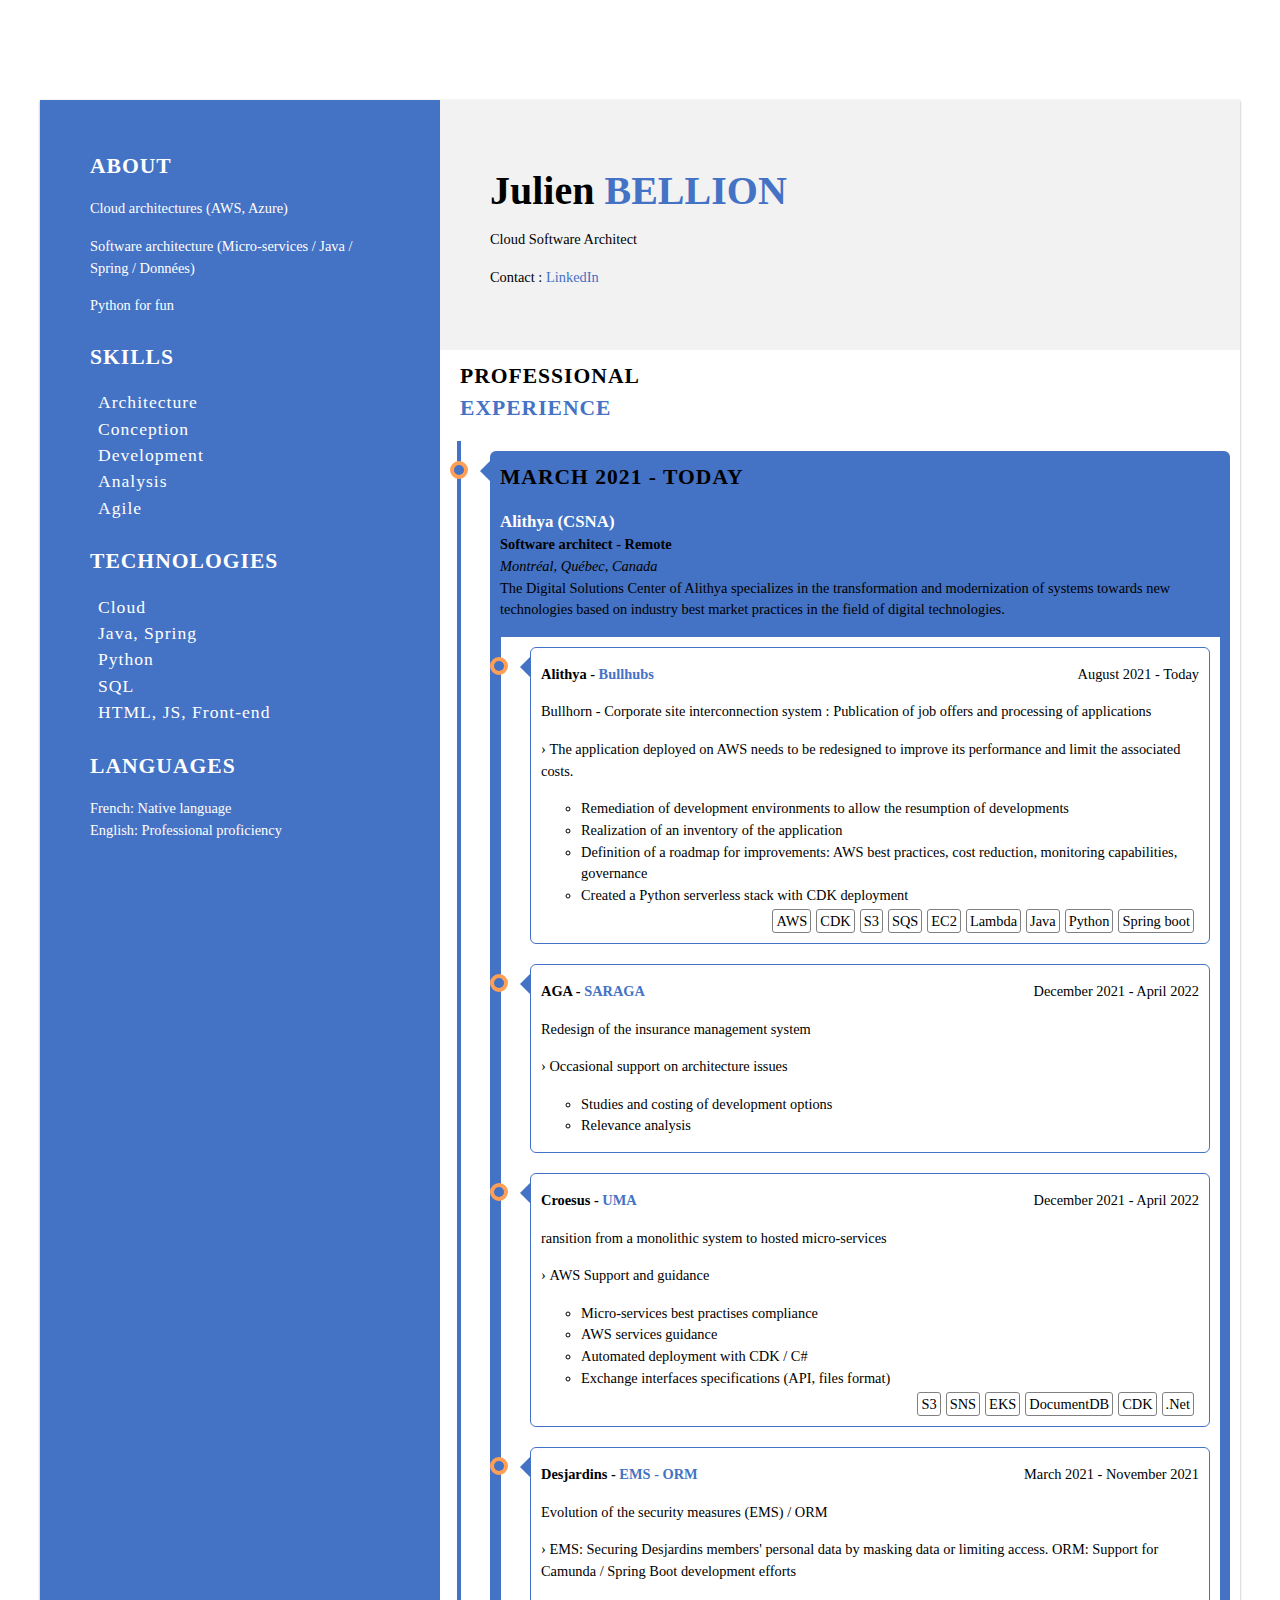
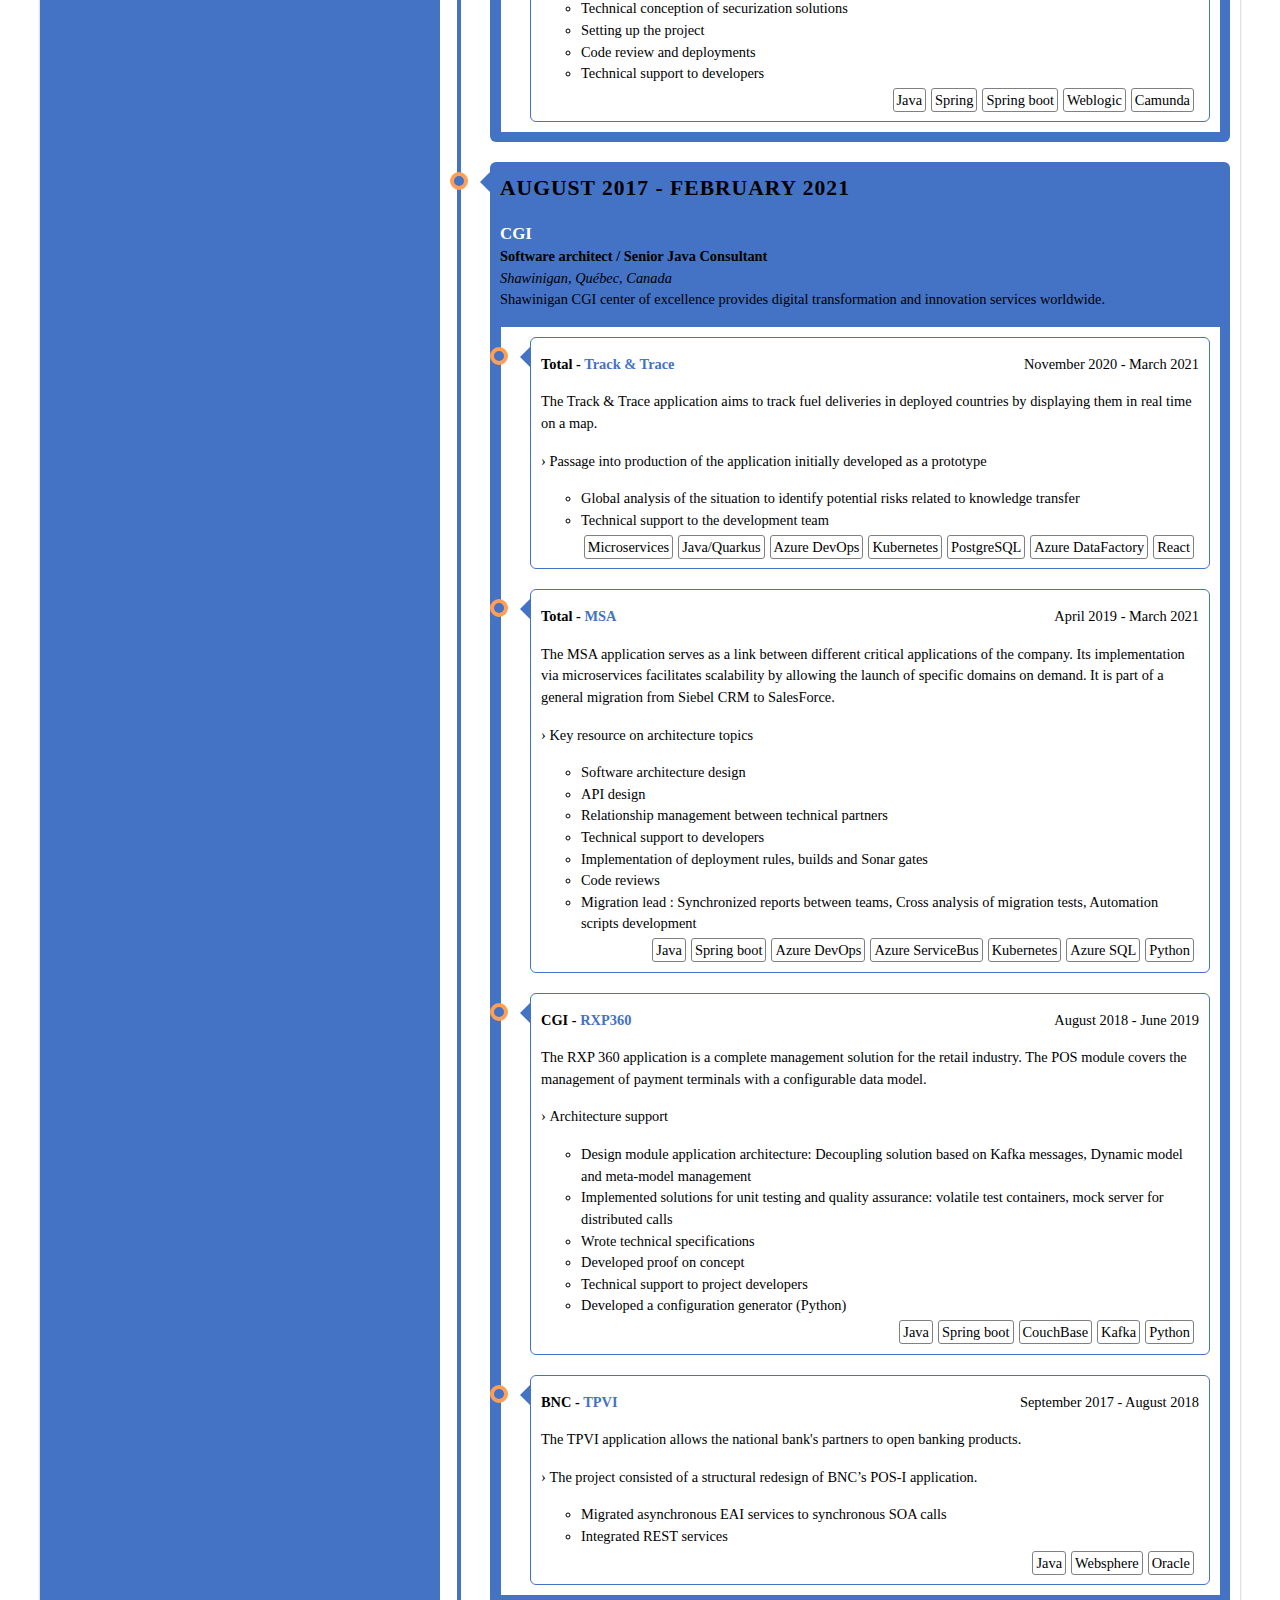
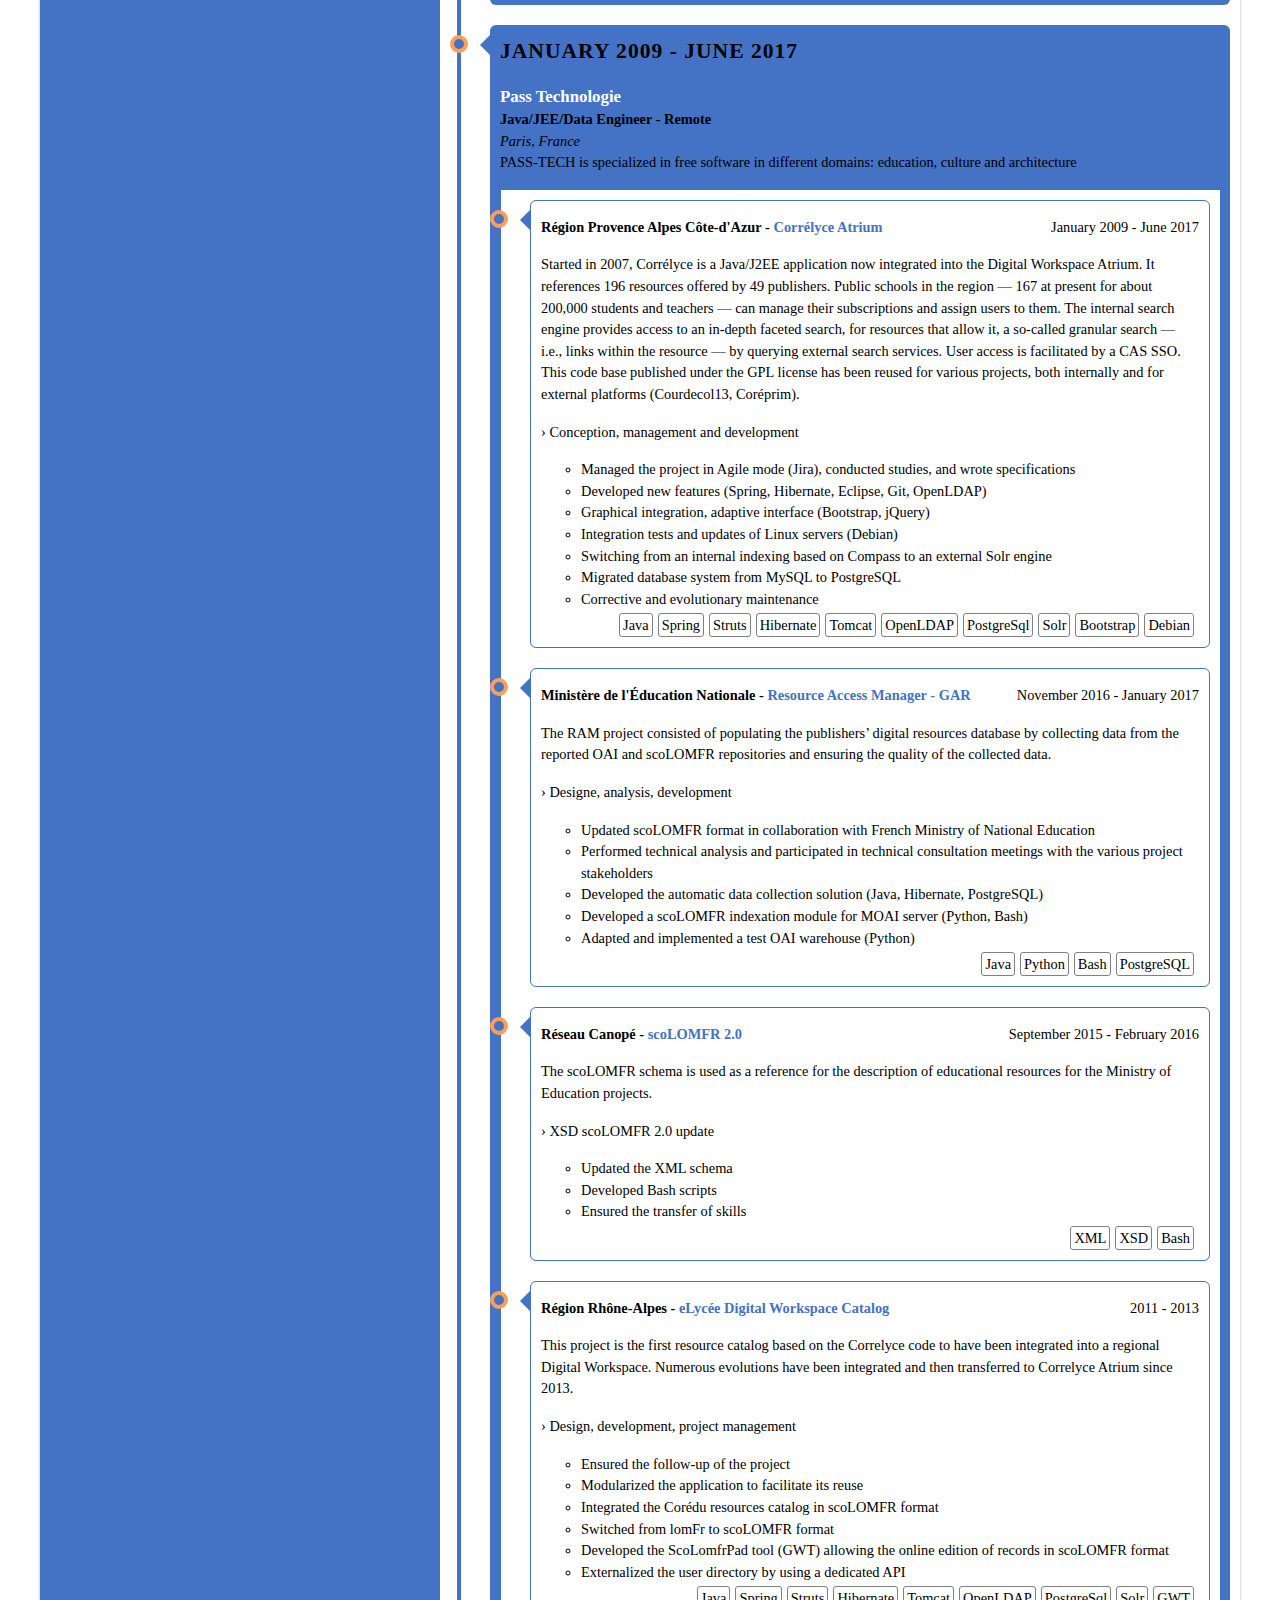
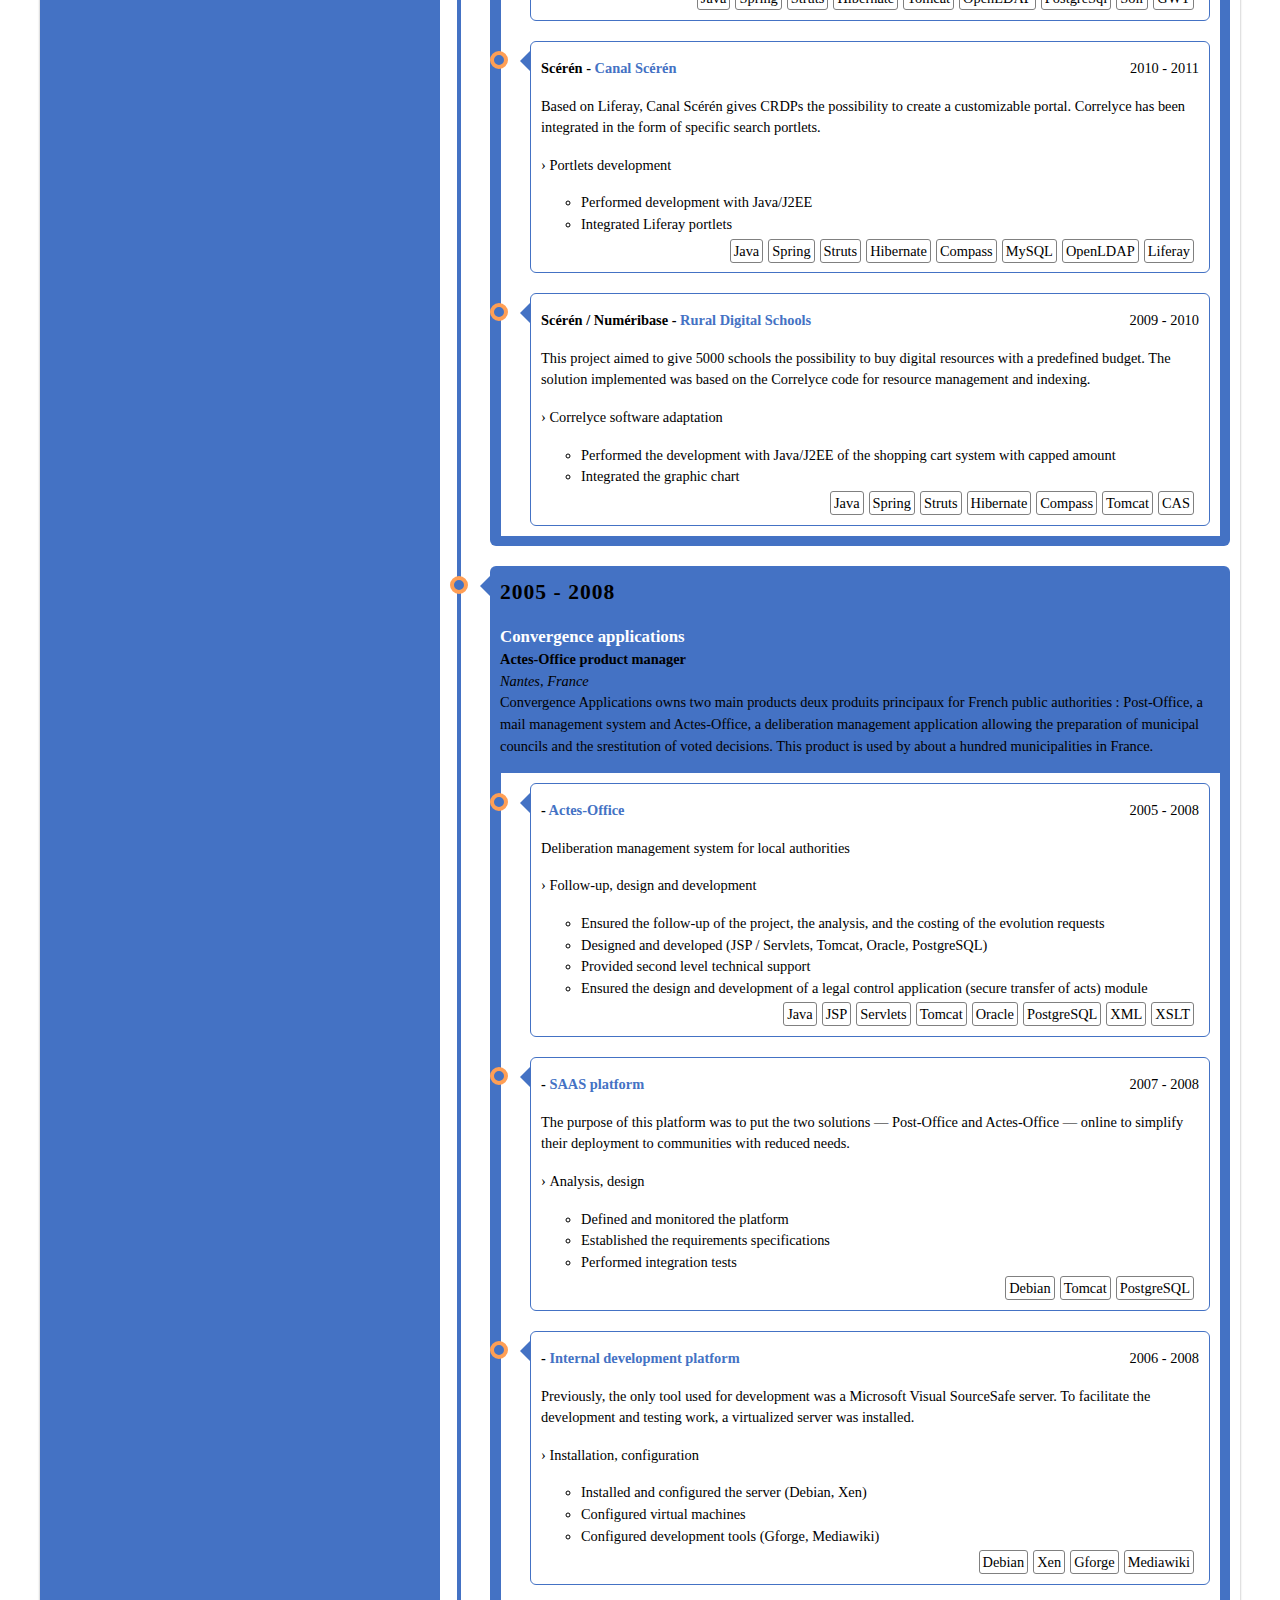
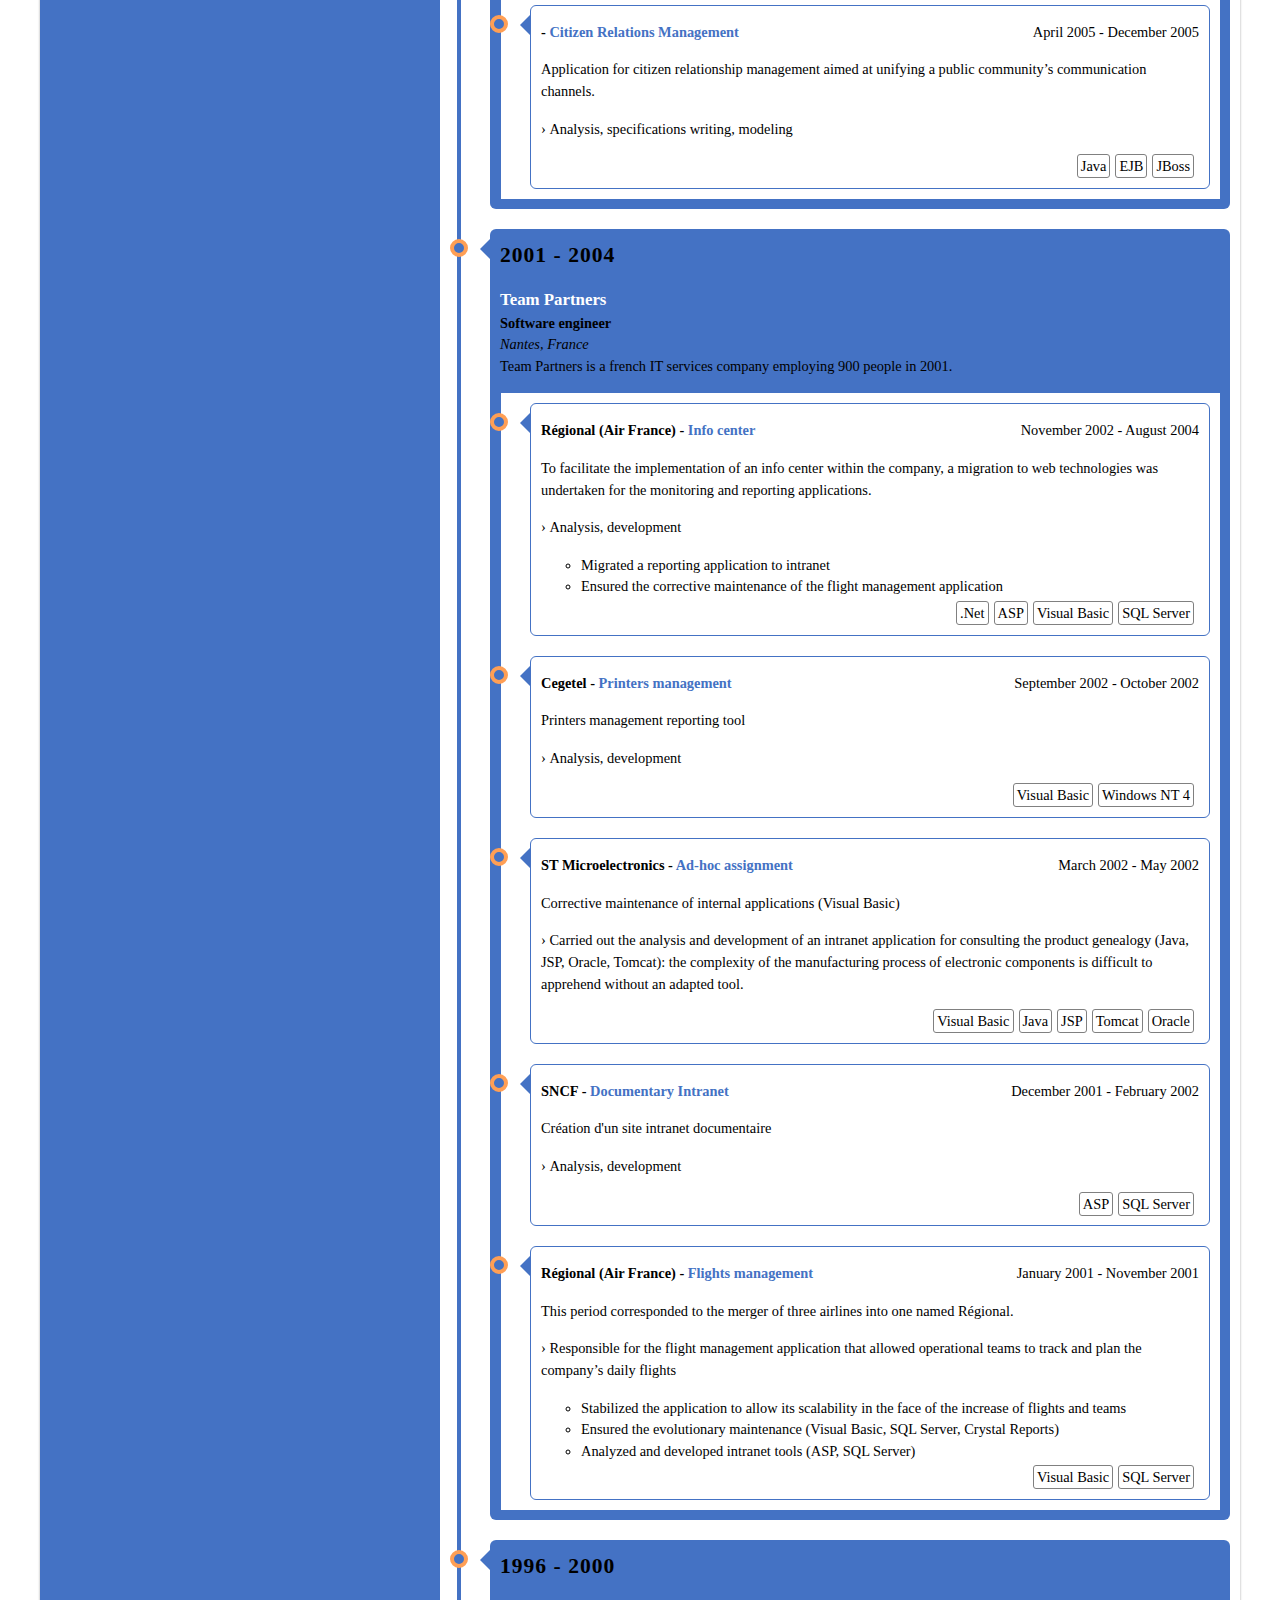
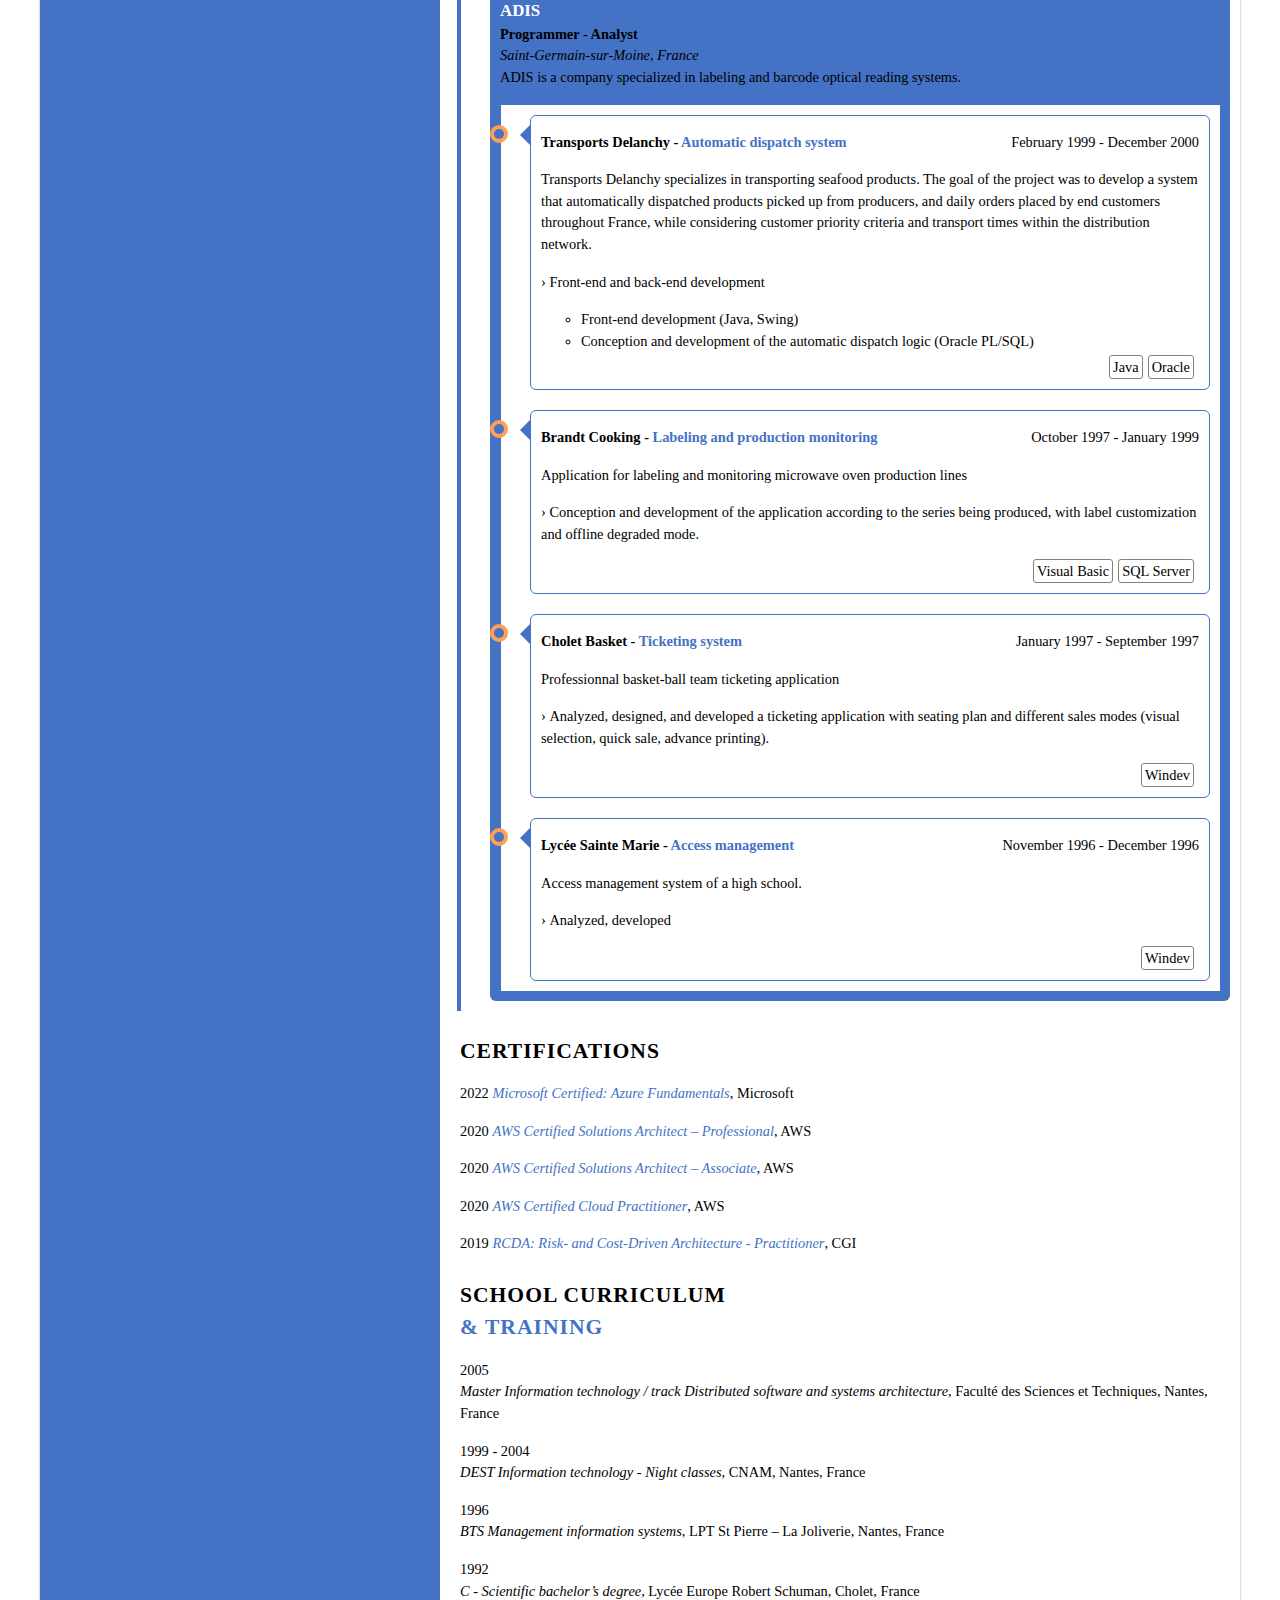
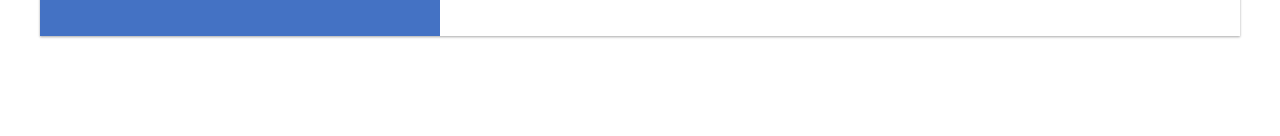
<file: cv-en.html>
<!DOCTYPE html>
<head>
  <title>Julien Bellion - Curriculum vitae</title>
  <meta charset="utf-8">
  <meta name="viewport" content="width=device-width, initial-scale=1.0">
  <link href="cv.css" rel="stylesheet">
  <script src="cv.js"></script>
</head>
<body>
    <div class="cv-container">
      <div class="left-column screen">
        <div class="section">
          <h2>About</h2>
          <p>Cloud architectures (AWS, Azure)</p><p>Software architecture (Micro-services / Java / Spring / Données)</p><p>Python for fun</p>
        </div>
        <div class="section">
          <h2>Skills</h2>
          <ul class="skills">
			  <li class="filter" data-filter="sk-ARC"><i class="icon fas fa-check-circle text-darkblue"></i> <strong>Architecture</strong></li><li class="filter" data-filter="sk-CON"><i class="icon fas fa-check-circle text-darkblue"></i> <strong>Conception</strong></li><li class="filter" data-filter="sk-DEV"><i class="icon fas fa-check-circle text-darkblue"></i> <strong>Development</strong></li><li class="filter" data-filter="sk-ANA"><i class="icon fas fa-check-circle text-darkblue"></i> <strong>Analysis</strong></li><li class="filter" data-filter="sk-AGI"><i class="icon fas fa-check-circle text-darkblue"></i> <strong>Agile</strong></li>
          </ul>
        </div>
        <div class="section">
          <h2>Technologies</h2>
          <ul class="skills">
			  <li class="filter" data-filter="te-CLO"><i class="icon fas fa-check-circle text-darkblue"></i> <strong>Cloud</strong></li><li class="filter" data-filter="te-JAV"><i class="icon fas fa-check-circle text-darkblue"></i> <strong>Java, Spring</strong></li><li class="filter" data-filter="te-PYT"><i class="icon fas fa-check-circle text-darkblue"></i> <strong>Python</strong></li><li class="filter" data-filter="te-SQL"><i class="icon fas fa-check-circle text-darkblue"></i> <strong>SQL</strong></li><li class="filter" data-filter="te-FRO"><i class="icon fas fa-check-circle text-darkblue"></i> <strong>HTML, JS, Front-end</strong></li>
          </ul>
        </div>
        <div class="section">
          <h2>Languages</h2>
          <p>French: Native language<br>English: Professional proficiency</p>
        </div>
      </div>
      <div class="right-column">
        <div class="header">
          <h1>Julien <span class="text-blue text-uppercase">Bellion</span></h1>
          <p>Cloud Software Architect</p>
          <ul class="infos">
            <li>Contact : <a href="www.linkedin.com/in/julien-bellion">LinkedIn</a></li>
          </ul>
        </div>
        <div class="content">
		  <div class="section print">
			<div class="section">
			  <h2>About</h2>
			  <p>Cloud architectures (AWS, Azure)</p><p>Software architecture (Micro-services / Java / Spring / Données)</p><p>Python for fun</p>
			</div>
			<div class="section">
				<div class="left">
				  <h2>Skills</h2>
				  <ul class="skills">
					  <li class="filter" data-filter="sk-ARC"><i class="icon fas fa-check-circle text-darkblue"></i> <strong>Architecture</strong></li><li class="filter" data-filter="sk-CON"><i class="icon fas fa-check-circle text-darkblue"></i> <strong>Conception</strong></li><li class="filter" data-filter="sk-DEV"><i class="icon fas fa-check-circle text-darkblue"></i> <strong>Development</strong></li><li class="filter" data-filter="sk-ANA"><i class="icon fas fa-check-circle text-darkblue"></i> <strong>Analysis</strong></li><li class="filter" data-filter="sk-AGI"><i class="icon fas fa-check-circle text-darkblue"></i> <strong>Agile</strong></li>
				  </ul>
				</div>
				<div class="right">
				  <h2>Technologies</h2>
				  <ul class="skills">
					  <li class="filter" data-filter="te-CLO"><i class="icon fas fa-check-circle text-darkblue"></i> <strong>Cloud</strong></li><li class="filter" data-filter="te-JAV"><i class="icon fas fa-check-circle text-darkblue"></i> <strong>Java, Spring</strong></li><li class="filter" data-filter="te-PYT"><i class="icon fas fa-check-circle text-darkblue"></i> <strong>Python</strong></li><li class="filter" data-filter="te-SQL"><i class="icon fas fa-check-circle text-darkblue"></i> <strong>SQL</strong></li><li class="filter" data-filter="te-FRO"><i class="icon fas fa-check-circle text-darkblue"></i> <strong>HTML, JS, Front-end</strong></li>
				  </ul>
				</div>
			</div>
			<div class="section">
			  <h2>Languages</h2>
			  <p>
				Français : Langue maternelle
				<br>
				Anglais : Compétence professionnelle
			  </p>
			</div>	  
		  </div>
          <div class="section">
            <h2 class="pbb">Professional<br><span class="text-blue">experience</span></h2>
            <div class="timeline">
				<div class="container right">
	<div class="time-content">
		<h2>March 2021 - Today</h2>
		<p>
			<h3><a href="https://www.alithya.com">Alithya (CSNA)</a></h3>
			<h4>Software architect - Remote</h4>
			<em>Montréal, Québec, Canada</em><br/>
			The Digital Solutions Center of Alithya specializes in the transformation and modernization of systems towards new technologies based on industry best market practices in the field of digital technologies.
		</p>
		
		<div class="timeline">
			<div class="container right xp filtered sk-ARC sk-DEV sk-AGI te-CLO te-JAV te-PYT">
	<div class="time-content project">
		<p>
			<h4>Alithya - <span class="text-blue">Bullhubs</span></h4>
			<strong class="date">August 2021 - Today</strong>
		</p>
		<p>Bullhorn - Corporate site interconnection system : Publication of job offers and processing of applications</p>
		<p>&rsaquo;&nbsp;The application deployed on AWS needs to be redesigned to improve its performance and limit the associated costs.</p>
		<ul class="experience-list">
			<li>Remediation of development environments to allow the resumption of developments</li><li>Realization of an inventory of the application</li><li>Definition of a roadmap for improvements: AWS best practices, cost reduction, monitoring capabilities, governance</li><li>Created a Python serverless stack with CDK deployment</li>
		</ul>
		<div class="technologies"><span>AWS</span><span>CDK</span><span>S3</span><span>SQS</span><span>EC2</span><span>Lambda</span><span>Java</span><span>Python</span><span>Spring boot</span></div>
	</div>
</div>
<div class="container right xp filtered sk-ARC">
	<div class="time-content project">
		<p>
			<h4>AGA - <span class="text-blue">SARAGA</span></h4>
			<strong class="date">December 2021 - April 2022</strong>
		</p>
		<p>Redesign of the insurance management system</p>
		<p>&rsaquo;&nbsp;Occasional support on architecture issues</p>
		<ul class="experience-list">
			<li>Studies and costing of development options</li><li>Relevance analysis</li>
		</ul>
		<div class="technologies"></div>
	</div>
</div>
<div class="container right xp filtered sk-ARC sk-CON sk-AGI te-CLO te-SQL">
	<div class="time-content project">
		<p>
			<h4>Croesus - <span class="text-blue">UMA</span></h4>
			<strong class="date">December 2021 - April 2022</strong>
		</p>
		<p>ransition from a monolithic system to hosted micro-services</p>
		<p>&rsaquo;&nbsp;AWS Support and guidance</p>
		<ul class="experience-list">
			<li>Micro-services best practises compliance</li><li>AWS services guidance</li><li>Automated deployment with CDK / C#</li><li>Exchange interfaces specifications (API, files format)</li>
		</ul>
		<div class="technologies"><span>S3</span><span>SNS</span><span>EKS</span><span>DocumentDB</span><span>CDK</span><span>.Net</span></div>
	</div>
</div>
<div class="container right xp filtered sk-CON sk-DEV sk-AGI te-JAV te-FRO">
	<div class="time-content project">
		<p>
			<h4>Desjardins - <span class="text-blue">EMS - ORM</span></h4>
			<strong class="date">March 2021 - November 2021</strong>
		</p>
		<p>Evolution of the security measures (EMS) / ORM</p>
		<p>&rsaquo;&nbsp;EMS: Securing Desjardins members' personal data by masking data or limiting access. ORM: Support for Camunda / Spring Boot development efforts</p>
		<ul class="experience-list">
			<li>Technical conception of securization solutions</li><li>Setting up the project</li><li>Code review and deployments</li><li>Technical support to developers</li>
		</ul>
		<div class="technologies"><span>Java</span><span>Spring</span><span>Spring boot</span><span>Weblogic</span><span>Camunda</span></div>
	</div>
</div>

		</div>		
	</div>
</div>
<div class="container right">
	<div class="time-content">
		<h2>August 2017 - February 2021</h2>
		<p>
			<h3><a href="https://www.cgi.com">CGI</a></h3>
			<h4>Software architect / Senior Java Consultant</h4>
			<em>Shawinigan, Québec, Canada</em><br/>
			Shawinigan CGI center of excellence provides digital transformation and innovation services worldwide.
		</p>
		
		<div class="timeline">
			<div class="container right xp filtered sk-ARC te-CLO te-JAV">
	<div class="time-content project">
		<p>
			<h4>Total - <span class="text-blue">Track & Trace</span></h4>
			<strong class="date">November 2020 - March 2021</strong>
		</p>
		<p>The Track & Trace application aims to track fuel deliveries in deployed countries by displaying them in real time on a map.</p>
		<p>&rsaquo;&nbsp;Passage into production of the application initially developed as a prototype</p>
		<ul class="experience-list">
			<li>Global analysis of the situation to identify potential risks related to knowledge transfer</li><li>Technical support to the development team</li>
		</ul>
		<div class="technologies"><span>Microservices</span><span>Java/Quarkus</span><span>Azure DevOps</span><span>Kubernetes</span><span>PostgreSQL</span><span>Azure DataFactory</span><span>React</span></div>
	</div>
</div>
<div class="container right xp filtered sk-ARC sk-CON sk-DEV sk-AGI te-CLO te-JAV te-SQL te-PYT">
	<div class="time-content project">
		<p>
			<h4>Total - <span class="text-blue">MSA</span></h4>
			<strong class="date">April 2019 - March 2021</strong>
		</p>
		<p>The MSA application serves as a link between different critical applications of the company. Its implementation via microservices facilitates scalability by allowing the launch of specific domains on demand. It is part of a general migration from Siebel CRM to SalesForce.</p>
		<p>&rsaquo;&nbsp;Key resource on architecture topics</p>
		<ul class="experience-list">
			<li>Software architecture design</li><li>API design</li><li>Relationship management between technical partners</li><li>Technical support to developers</li><li>Implementation of deployment rules, builds and Sonar gates</li><li>Code reviews</li><li>Migration lead : Synchronized reports between teams, Cross analysis of migration tests, Automation scripts development</li>
		</ul>
		<div class="technologies"><span>Java</span><span>Spring boot</span><span>Azure DevOps</span><span>Azure ServiceBus</span><span>Kubernetes</span><span>Azure SQL</span><span>Python</span></div>
	</div>
</div>
<div class="container right xp filtered sk-ARC sk-CON sk-DEV te-JAV te-PYT">
	<div class="time-content project">
		<p>
			<h4>CGI - <span class="text-blue">RXP360</span></h4>
			<strong class="date">August 2018 - June 2019</strong>
		</p>
		<p>The RXP 360 application is a complete management solution for the retail industry. The POS module covers the management of payment terminals with a configurable data model.</p>
		<p>&rsaquo;&nbsp;Architecture support</p>
		<ul class="experience-list">
			<li>Design module application architecture: Decoupling solution based on Kafka messages, Dynamic model and meta-model management</li><li>Implemented solutions for unit testing and quality assurance: volatile test containers, mock server for distributed calls</li><li>Wrote technical specifications</li><li>Developed proof on concept</li><li>Technical support to project developers</li><li>Developed a configuration generator (Python)</li>
		</ul>
		<div class="technologies"><span>Java</span><span>Spring boot</span><span>CouchBase</span><span>Kafka</span><span>Python</span></div>
	</div>
</div>
<div class="container right xp filtered sk-DEV te-JAV">
	<div class="time-content project">
		<p>
			<h4>BNC - <span class="text-blue">TPVI</span></h4>
			<strong class="date">September 2017 - August 2018</strong>
		</p>
		<p>The TPVI application allows the national bank's partners to open banking products.</p>
		<p>&rsaquo;&nbsp;The project consisted of a structural redesign of BNC’s POS-I application.</p>
		<ul class="experience-list">
			<li>Migrated asynchronous EAI services to synchronous SOA calls</li><li>Integrated REST services</li>
		</ul>
		<div class="technologies"><span>Java</span><span>Websphere</span><span>Oracle</span></div>
	</div>
</div>

		</div>		
	</div>
</div>
<div class="container right">
	<div class="time-content">
		<h2>January 2009 - June 2017</h2>
		<p>
			<h3><a href="https://www.pass-tech.fr">Pass Technologie</a></h3>
			<h4>Java/JEE/Data Engineer - Remote</h4>
			<em>Paris, France</em><br/>
			PASS-TECH is specialized in free software in different domains: education, culture and architecture
		</p>
		
		<div class="timeline">
			<div class="container right xp filtered sk-ARC sk-CON sk-DEV sk-ANA sk-AGI te-JAV te-SQL te-FRO">
	<div class="time-content project">
		<p>
			<h4>Région Provence Alpes Côte-d'Azur - <span class="text-blue">Corrélyce Atrium</span></h4>
			<strong class="date">January 2009 - June 2017</strong>
		</p>
		<p>Started in 2007, Corrélyce is a Java/J2EE application now integrated into the Digital Workspace Atrium. It references 196 resources offered by 49 publishers. Public schools in the region — 167 at present for about 200,000 students and teachers — can manage their subscriptions and assign users to them. The internal search engine provides access to an in-depth faceted search, for resources that allow it, a so-called granular search — i.e., links within the resource — by querying external search services. User access is facilitated by a CAS SSO. This code base published under the GPL license has been reused for various projects, both internally and for external platforms (Courdecol13, Coréprim).</p>
		<p>&rsaquo;&nbsp;Conception, management and development</p>
		<ul class="experience-list">
			<li>Managed the project in Agile mode (Jira), conducted studies, and wrote specifications</li><li>Developed new features (Spring, Hibernate, Eclipse, Git, OpenLDAP)</li><li>Graphical integration, adaptive interface (Bootstrap, jQuery)</li><li>Integration tests and updates of Linux servers (Debian)</li><li>Switching from an internal indexing based on Compass to an external Solr engine</li><li>Migrated database system from MySQL to PostgreSQL</li><li>Corrective and evolutionary maintenance</li>
		</ul>
		<div class="technologies"><span>Java</span><span>Spring</span><span>Struts</span><span>Hibernate</span><span>Tomcat</span><span>OpenLDAP</span><span>PostgreSql</span><span>Solr</span><span>Bootstrap</span><span>Debian</span></div>
	</div>
</div>
<div class="container right xp filtered sk-CON sk-DEV sk-ANA te-JAV te-PYT">
	<div class="time-content project">
		<p>
			<h4>Ministère de l'Éducation Nationale - <span class="text-blue">Resource Access Manager - GAR</span></h4>
			<strong class="date">November 2016 - January 2017</strong>
		</p>
		<p>The RAM project consisted of populating the publishers’ digital resources database by collecting data from the reported OAI and scoLOMFR repositories and ensuring the quality of the collected data.</p>
		<p>&rsaquo;&nbsp;Designe, analysis, development</p>
		<ul class="experience-list">
			<li>Updated scoLOMFR format in collaboration with French Ministry of National Education</li><li>Performed technical analysis and participated in technical consultation meetings with the various project stakeholders</li><li>Developed the automatic data collection solution (Java, Hibernate, PostgreSQL)</li><li>Developed a scoLOMFR indexation module for MOAI server (Python, Bash)</li><li>Adapted and implemented a test OAI warehouse (Python)</li>
		</ul>
		<div class="technologies"><span>Java</span><span>Python</span><span>Bash</span><span>PostgreSQL</span></div>
	</div>
</div>
<div class="container right xp filtered sk-CON sk-ANA">
	<div class="time-content project">
		<p>
			<h4>Réseau Canopé - <span class="text-blue">scoLOMFR 2.0</span></h4>
			<strong class="date">September 2015 - February 2016</strong>
		</p>
		<p>The scoLOMFR schema is used as a reference for the description of educational resources for the Ministry of Education projects.</p>
		<p>&rsaquo;&nbsp;XSD scoLOMFR 2.0 update</p>
		<ul class="experience-list">
			<li>Updated the XML schema</li><li>Developed Bash scripts</li><li>Ensured the transfer of skills</li>
		</ul>
		<div class="technologies"><span>XML</span><span>XSD</span><span>Bash</span></div>
	</div>
</div>
<div class="container right xp filtered sk-ARC sk-CON sk-DEV te-JAV">
	<div class="time-content project">
		<p>
			<h4>Région Rhône-Alpes - <span class="text-blue">eLycée Digital Workspace Catalog</span></h4>
			<strong class="date">2011 - 2013</strong>
		</p>
		<p>This project is the first resource catalog based on the Correlyce code to have been integrated into a regional Digital Workspace. Numerous evolutions have been integrated and then transferred to Correlyce Atrium since 2013.</p>
		<p>&rsaquo;&nbsp;Design, development, project management</p>
		<ul class="experience-list">
			<li>Ensured the follow-up of the project</li><li>Modularized the application to facilitate its reuse</li><li>Integrated the Corédu resources catalog in scoLOMFR format</li><li>Switched from lomFr to scoLOMFR format</li><li>Developed the ScoLomfrPad tool (GWT) allowing the online edition of records in scoLOMFR format</li><li>Externalized the user directory by using a dedicated API</li>
		</ul>
		<div class="technologies"><span>Java</span><span>Spring</span><span>Struts</span><span>Hibernate</span><span>Tomcat</span><span>OpenLDAP</span><span>PostgreSql</span><span>Solr</span><span>GWT</span></div>
	</div>
</div>
<div class="container right xp filtered sk-DEV te-JAV te-FRO">
	<div class="time-content project">
		<p>
			<h4>Scérén - <span class="text-blue">Canal Scérén</span></h4>
			<strong class="date">2010 - 2011</strong>
		</p>
		<p>Based on Liferay, Canal Scérén gives CRDPs the possibility to create a customizable portal. Correlyce has been integrated in the form of specific search portlets.</p>
		<p>&rsaquo;&nbsp;Portlets development</p>
		<ul class="experience-list">
			<li>Performed development with Java/J2EE</li><li>Integrated Liferay portlets</li>
		</ul>
		<div class="technologies"><span>Java</span><span>Spring</span><span>Struts</span><span>Hibernate</span><span>Compass</span><span>MySQL</span><span>OpenLDAP</span><span>Liferay</span></div>
	</div>
</div>
<div class="container right xp filtered sk-DEV te-JAV te-FRO">
	<div class="time-content project">
		<p>
			<h4>Scérén / Numéribase - <span class="text-blue">Rural Digital Schools</span></h4>
			<strong class="date">2009 - 2010</strong>
		</p>
		<p>This project aimed to give 5000 schools the possibility to buy digital resources with a predefined budget. The solution implemented was based on the Correlyce code for resource management and indexing.</p>
		<p>&rsaquo;&nbsp;Correlyce software adaptation</p>
		<ul class="experience-list">
			<li>Performed the development with Java/J2EE of the shopping cart system with capped amount</li><li>Integrated the graphic chart</li>
		</ul>
		<div class="technologies"><span>Java</span><span>Spring</span><span>Struts</span><span>Hibernate</span><span>Compass</span><span>Tomcat</span><span>CAS</span></div>
	</div>
</div>

		</div>		
	</div>
</div>
<div class="container right">
	<div class="time-content">
		<h2>2005 - 2008</h2>
		<p>
			<h3>Convergence applications</h3>
			<h4>Actes-Office product manager</h4>
			<em>Nantes, France</em><br/>
			Convergence Applications owns two main products deux produits principaux for French public authorities : Post-Office, a mail management system and Actes-Office, a deliberation management application allowing the preparation of municipal councils and the srestitution of voted decisions. This product is used by about a hundred municipalities in France.
		</p>
		
		<div class="timeline">
			<div class="container right xp filtered sk-CON sk-DEV sk-ANA te-JAV te-SQL te-FRO">
	<div class="time-content project">
		<p>
			<h4> - <span class="text-blue">Actes-Office</span></h4>
			<strong class="date">2005 - 2008</strong>
		</p>
		<p>Deliberation management system for local authorities</p>
		<p>&rsaquo;&nbsp;Follow-up, design and development</p>
		<ul class="experience-list">
			<li>Ensured the follow-up of the project, the analysis, and the costing of the evolution requests</li><li>Designed and developed (JSP / Servlets, Tomcat, Oracle, PostgreSQL)</li><li>Provided second level technical support</li><li>Ensured the design and development of a legal control application (secure transfer of acts) module</li>
		</ul>
		<div class="technologies"><span>Java</span><span>JSP</span><span>Servlets</span><span>Tomcat</span><span>Oracle</span><span>PostgreSQL</span><span>XML</span><span>XSLT</span></div>
	</div>
</div>
<div class="container right xp filtered sk-CON sk-ANA">
	<div class="time-content project">
		<p>
			<h4> - <span class="text-blue">SAAS platform</span></h4>
			<strong class="date">2007 - 2008</strong>
		</p>
		<p>The purpose of this platform was to put the two solutions — Post-Office and Actes-Office — online to simplify their deployment to communities with reduced needs.</p>
		<p>&rsaquo;&nbsp;Analysis, design</p>
		<ul class="experience-list">
			<li>Defined and monitored the platform</li><li>Established the requirements specifications</li><li>Performed integration tests</li>
		</ul>
		<div class="technologies"><span>Debian</span><span>Tomcat</span><span>PostgreSQL</span></div>
	</div>
</div>
<div class="container right xp filtered ">
	<div class="time-content project">
		<p>
			<h4> - <span class="text-blue">Internal development platform</span></h4>
			<strong class="date">2006 - 2008</strong>
		</p>
		<p>Previously, the only tool used for development was a Microsoft Visual SourceSafe server. To facilitate the development and testing work, a virtualized server was installed.</p>
		<p>&rsaquo;&nbsp;Installation, configuration</p>
		<ul class="experience-list">
			<li>Installed and configured the server (Debian, Xen)</li><li>Configured virtual machines</li><li>Configured development tools (Gforge, Mediawiki)</li>
		</ul>
		<div class="technologies"><span>Debian</span><span>Xen</span><span>Gforge</span><span>Mediawiki</span></div>
	</div>
</div>
<div class="container right xp filtered sk-CON sk-DEV sk-ANA te-JAV">
	<div class="time-content project">
		<p>
			<h4> - <span class="text-blue">Citizen Relations Management</span></h4>
			<strong class="date">April 2005 - December 2005</strong>
		</p>
		<p>Application for citizen relationship management aimed at unifying a public community’s communication channels.</p>
		<p>&rsaquo;&nbsp;Analysis, specifications writing, modeling</p>
		<ul class="experience-list">
			
		</ul>
		<div class="technologies"><span>Java</span><span>EJB</span><span>JBoss</span></div>
	</div>
</div>

		</div>		
	</div>
</div>
<div class="container right">
	<div class="time-content">
		<h2>2001 - 2004</h2>
		<p>
			<h3>Team Partners</h3>
			<h4>Software engineer</h4>
			<em>Nantes, France</em><br/>
			Team Partners is a french IT services company employing 900 people in 2001.
		</p>
		
		<div class="timeline">
			<div class="container right xp filtered sk-DEV sk-ANA te-SQL te-FRO">
	<div class="time-content project">
		<p>
			<h4>Régional (Air France) - <span class="text-blue">Info center</span></h4>
			<strong class="date">November 2002 - August 2004</strong>
		</p>
		<p>To facilitate the implementation of an info center within the company, a migration to web technologies was undertaken for the monitoring and reporting applications.</p>
		<p>&rsaquo;&nbsp;Analysis, development</p>
		<ul class="experience-list">
			<li>Migrated a reporting application to intranet</li><li>Ensured the corrective maintenance of the flight management application</li>
		</ul>
		<div class="technologies"><span>.Net</span><span>ASP</span><span>Visual Basic</span><span>SQL Server</span></div>
	</div>
</div>
<div class="container right xp filtered sk-DEV sk-ANA">
	<div class="time-content project">
		<p>
			<h4>Cegetel - <span class="text-blue">Printers management</span></h4>
			<strong class="date">September 2002 - October 2002</strong>
		</p>
		<p>Printers management reporting tool</p>
		<p>&rsaquo;&nbsp;Analysis, development</p>
		<ul class="experience-list">
			
		</ul>
		<div class="technologies"><span>Visual Basic</span><span>Windows NT 4</span></div>
	</div>
</div>
<div class="container right xp filtered sk-DEV sk-ANA te-JAV te-SQL te-FRO">
	<div class="time-content project">
		<p>
			<h4>ST Microelectronics - <span class="text-blue">Ad-hoc assignment</span></h4>
			<strong class="date">March 2002 - May 2002</strong>
		</p>
		<p>Corrective maintenance of internal applications (Visual Basic)</p>
		<p>&rsaquo;&nbsp;Carried out the analysis and development of an intranet application for consulting the product genealogy (Java, JSP, Oracle, Tomcat): the complexity of the manufacturing process of electronic components is difficult to apprehend without an adapted tool.</p>
		<ul class="experience-list">
			
		</ul>
		<div class="technologies"><span>Visual Basic</span><span>Java</span><span>JSP</span><span>Tomcat</span><span>Oracle</span></div>
	</div>
</div>
<div class="container right xp filtered sk-DEV sk-ANA">
	<div class="time-content project">
		<p>
			<h4>SNCF - <span class="text-blue">Documentary Intranet</span></h4>
			<strong class="date">December 2001 - February 2002</strong>
		</p>
		<p>Création d'un site intranet documentaire</p>
		<p>&rsaquo;&nbsp;Analysis, development</p>
		<ul class="experience-list">
			
		</ul>
		<div class="technologies"><span>ASP</span><span>SQL Server</span></div>
	</div>
</div>
<div class="container right xp filtered sk-DEV te-SQL te-FRO">
	<div class="time-content project">
		<p>
			<h4>Régional (Air France) - <span class="text-blue">Flights management</span></h4>
			<strong class="date">January 2001 - November 2001</strong>
		</p>
		<p>This period corresponded to the merger of three airlines into one named Régional.</p>
		<p>&rsaquo;&nbsp;Responsible for the flight management application that allowed operational teams to track and plan the company’s daily flights</p>
		<ul class="experience-list">
			<li>Stabilized the application to allow its scalability in the face of the increase of flights and teams</li><li>Ensured the evolutionary maintenance (Visual Basic, SQL Server, Crystal Reports)</li><li>Analyzed and developed intranet tools (ASP, SQL Server)</li>
		</ul>
		<div class="technologies"><span>Visual Basic</span><span>SQL Server</span></div>
	</div>
</div>

		</div>		
	</div>
</div>
<div class="container right">
	<div class="time-content">
		<h2>1996 - 2000</h2>
		<p>
			<h3>ADIS</h3>
			<h4>Programmer - Analyst</h4>
			<em>Saint-Germain-sur-Moine, France</em><br/>
			ADIS is a company specialized in labeling and barcode optical reading systems.
		</p>
		
		<div class="timeline">
			<div class="container right xp filtered sk-CON sk-DEV te-JAV te-SQL te-FRO">
	<div class="time-content project">
		<p>
			<h4>Transports Delanchy - <span class="text-blue">Automatic dispatch system</span></h4>
			<strong class="date">February 1999 - December 2000</strong>
		</p>
		<p>Transports Delanchy specializes in transporting seafood products. The goal of the project was to develop a system that automatically dispatched products picked up from producers, and daily orders placed by end customers throughout France, while considering customer priority criteria and transport times within the distribution network.</p>
		<p>&rsaquo;&nbsp;Front-end and back-end development</p>
		<ul class="experience-list">
			<li>Front-end development (Java, Swing)</li><li>Conception and development of the automatic dispatch logic (Oracle PL/SQL)</li>
		</ul>
		<div class="technologies"><span>Java</span><span>Oracle</span></div>
	</div>
</div>
<div class="container right xp filtered sk-CON sk-DEV sk-ANA te-SQL te-FRO">
	<div class="time-content project">
		<p>
			<h4>Brandt Cooking - <span class="text-blue">Labeling and production monitoring</span></h4>
			<strong class="date">October 1997 - January 1999</strong>
		</p>
		<p>Application for labeling and monitoring microwave oven production lines</p>
		<p>&rsaquo;&nbsp;Conception and development of the application according to the series being produced, with label customization and offline degraded mode.</p>
		<ul class="experience-list">
			
		</ul>
		<div class="technologies"><span>Visual Basic</span><span>SQL Server</span></div>
	</div>
</div>
<div class="container right xp filtered sk-CON sk-DEV sk-ANA te-FRO">
	<div class="time-content project">
		<p>
			<h4>Cholet Basket - <span class="text-blue">Ticketing system</span></h4>
			<strong class="date">January 1997 - September 1997</strong>
		</p>
		<p>Professionnal basket-ball team ticketing application</p>
		<p>&rsaquo;&nbsp;Analyzed, designed, and developed a ticketing application with seating plan and different sales modes (visual selection, quick sale, advance printing).</p>
		<ul class="experience-list">
			
		</ul>
		<div class="technologies"><span>Windev</span></div>
	</div>
</div>
<div class="container right xp filtered sk-DEV sk-ANA te-FRO">
	<div class="time-content project">
		<p>
			<h4>Lycée Sainte Marie - <span class="text-blue">Access management</span></h4>
			<strong class="date">November 1996 - December 1996</strong>
		</p>
		<p>Access management system of a high school.</p>
		<p>&rsaquo;&nbsp;Analyzed, developed</p>
		<ul class="experience-list">
			
		</ul>
		<div class="technologies"><span>Windev</span></div>
	</div>
</div>

		</div>		
	</div>
</div>

			</div>
          </div>
          
          <div class="section">
            <h2>Certifications</span></h2>
            <p><strong>2022</strong>&nbsp;<a href="https://www.credly.com/badges/114bf7e2-774b-4880-ba44-fb3686e8e7ec/public_url"><em>Microsoft Certified: Azure Fundamentals</em></a>, Microsoft</p><p><strong>2020</strong>&nbsp;<a href="https://www.youracclaim.com/users/julien-bellion"><em>AWS Certified Solutions Architect – Professional</em></a>, AWS</p><p><strong>2020</strong>&nbsp;<a href="https://www.youracclaim.com/users/julien-bellion"><em>AWS Certified Solutions Architect – Associate</em></a>, AWS</p><p><strong>2020</strong>&nbsp;<a href="https://www.youracclaim.com/users/julien-bellion"><em>AWS Certified Cloud Practitioner</em></a>, AWS</p><p><strong>2019</strong>&nbsp;<a href="https://www.cgi.com/en/media/white-paper/rcda-risk-and-cost-driven-architecture"><em>RCDA: Risk- and Cost-Driven Architecture - Practitioner</em></a>, CGI</p>
          </div>
         <div class="section">
            <h2>School curriculum<br><span class="text-blue">& Training</span></h2>
            <p><strong>2005</strong><br><em>Master Information technology / track Distributed software and systems architecture</em>, Faculté des Sciences et Techniques, Nantes, France</p><p><strong>1999 - 2004</strong><br><em>DEST Information technology - Night classes</em>, CNAM, Nantes, France</p><p><strong>1996</strong><br><em>BTS Management information systems</em>, LPT St Pierre – La Joliverie, Nantes, France</p><p><strong>1992</strong><br><em>C - Scientific bachelor’s degree</em>, Lycée Europe Robert Schuman, Cholet, France</p>
          </div>         
        </div>
      </div>
    </div>
</body>
</file>
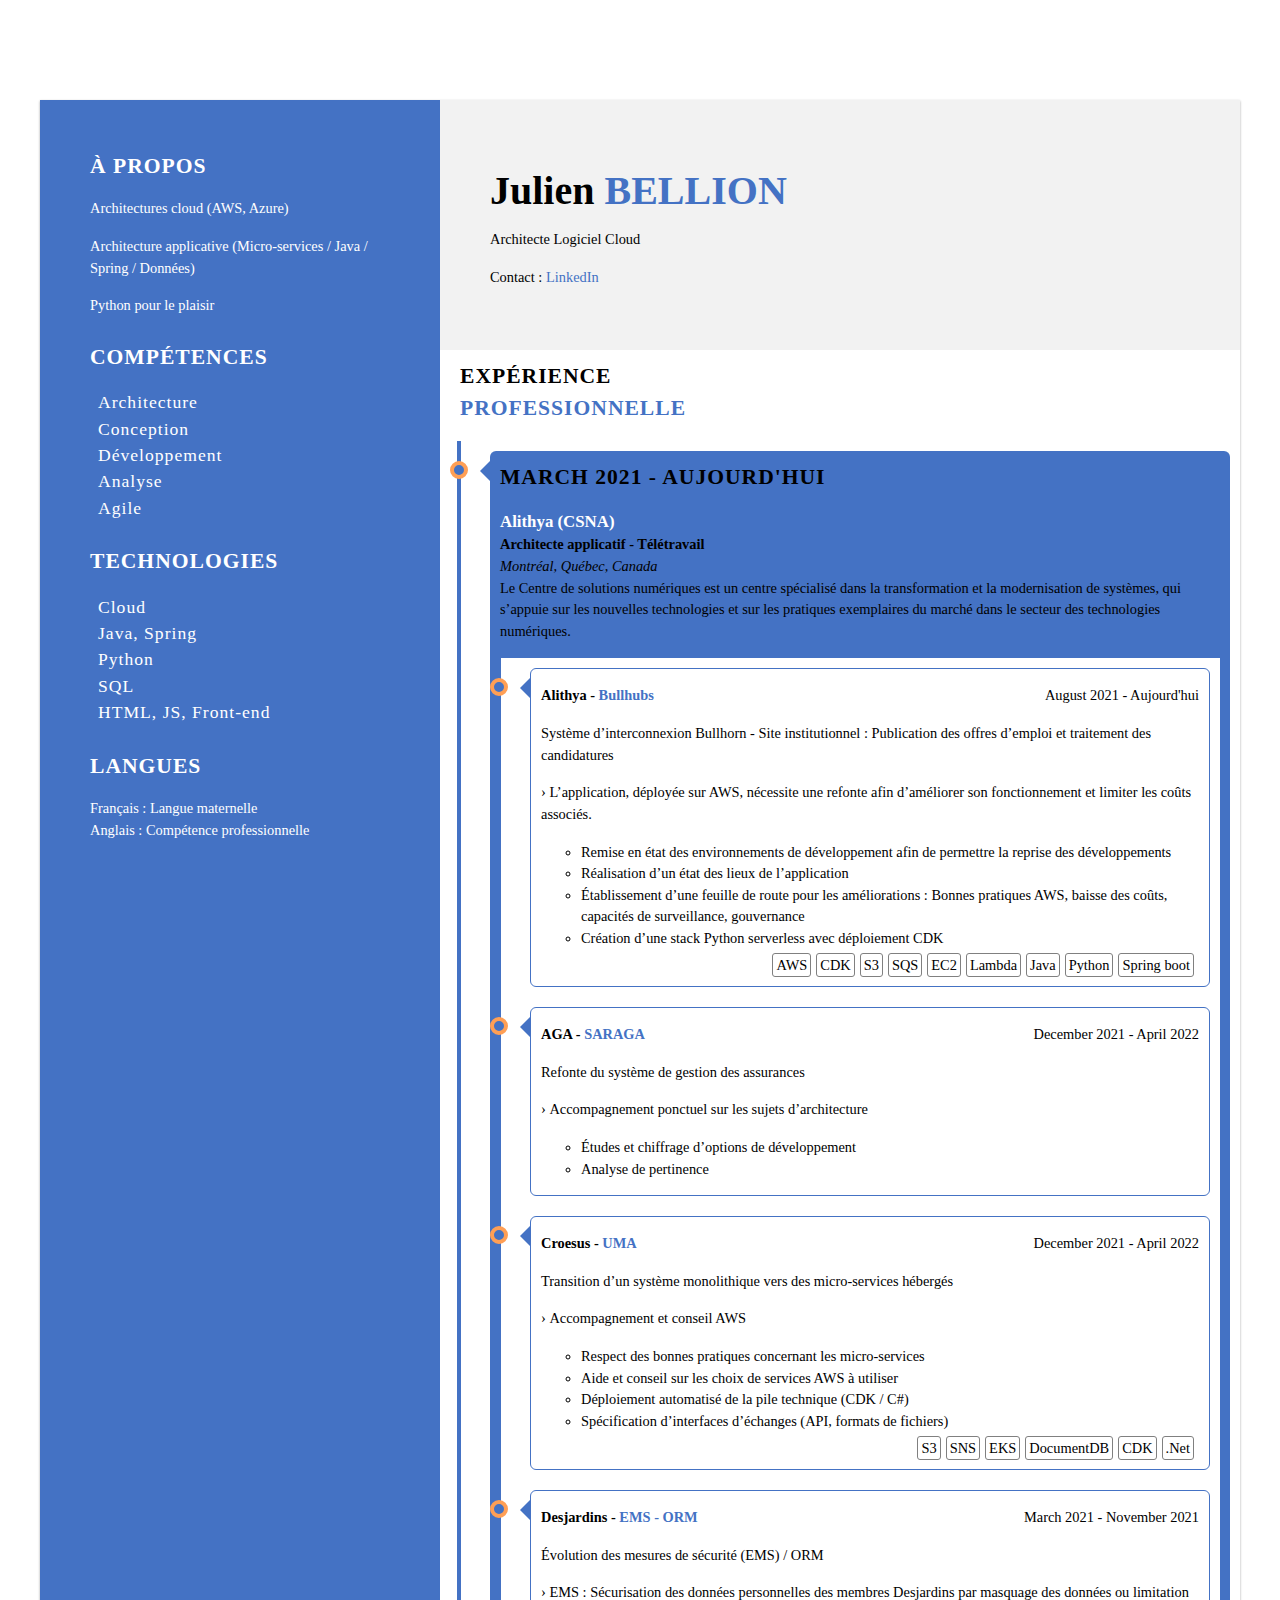
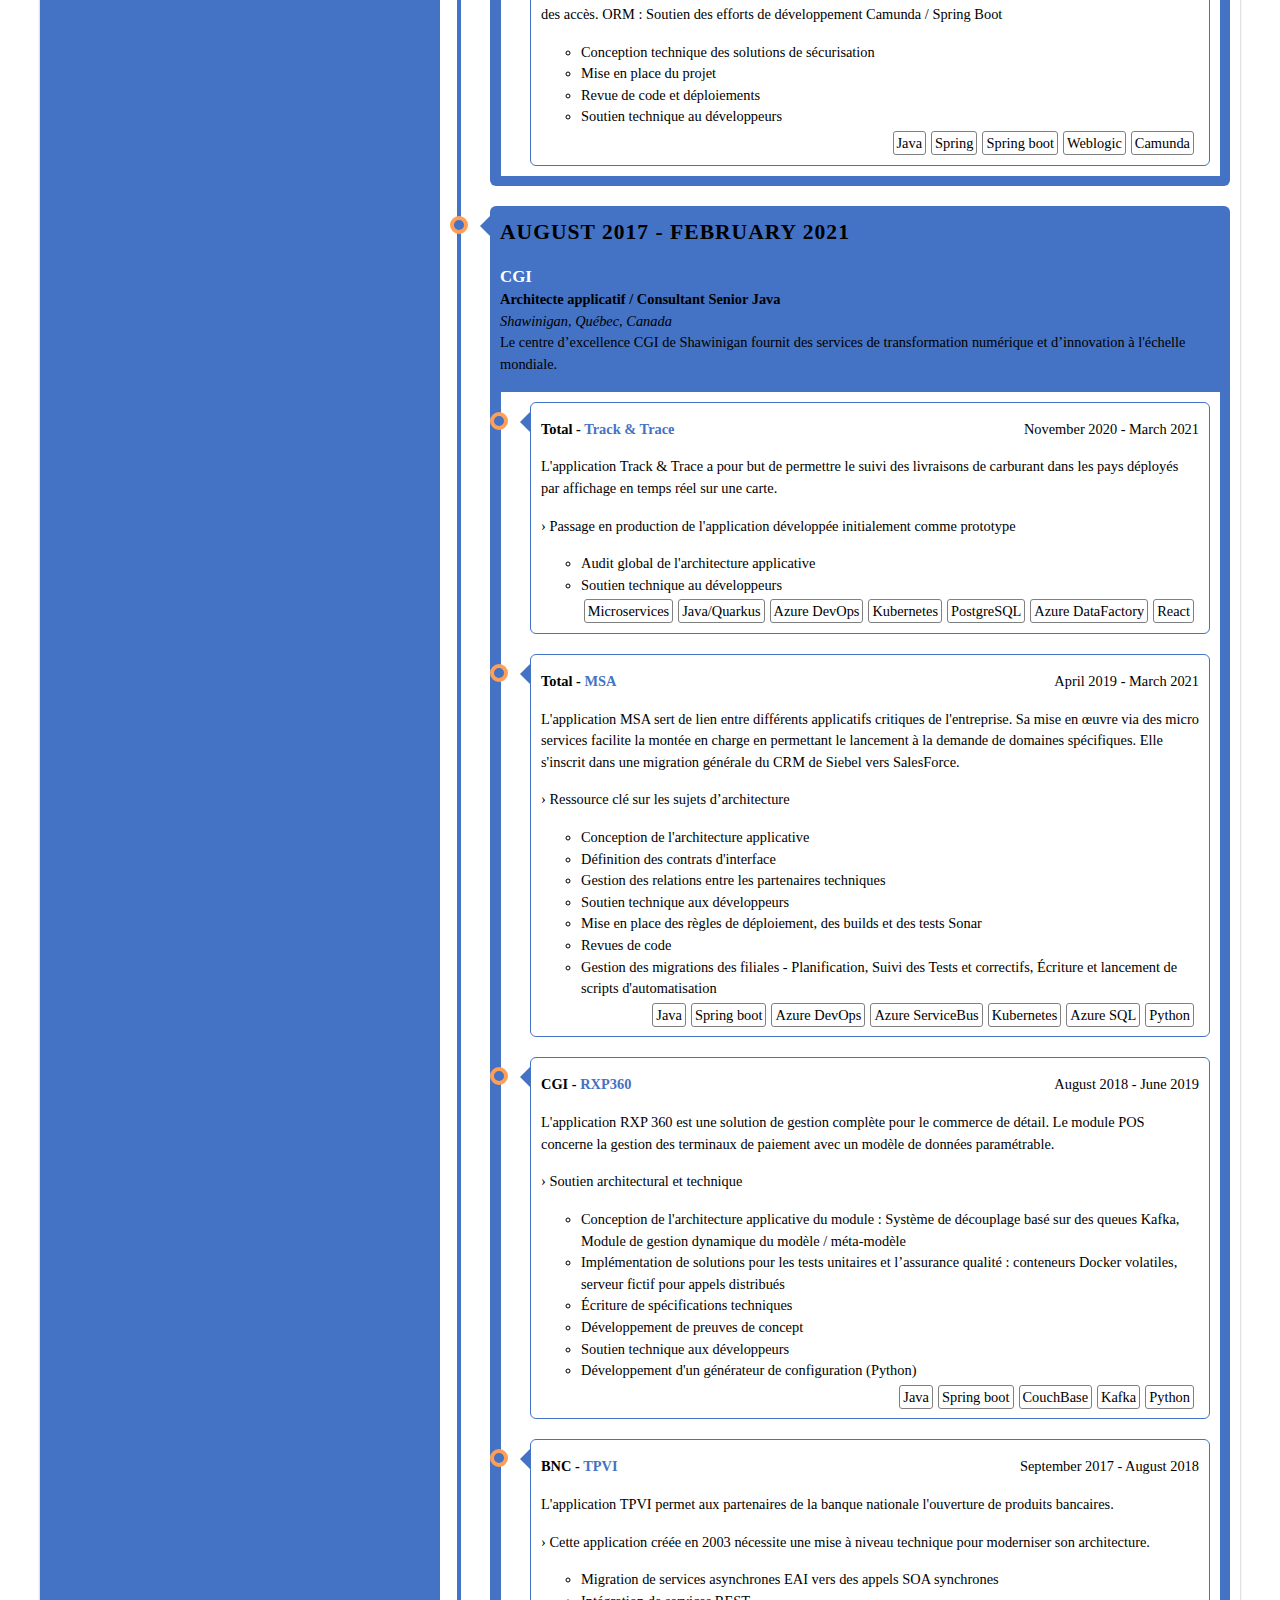
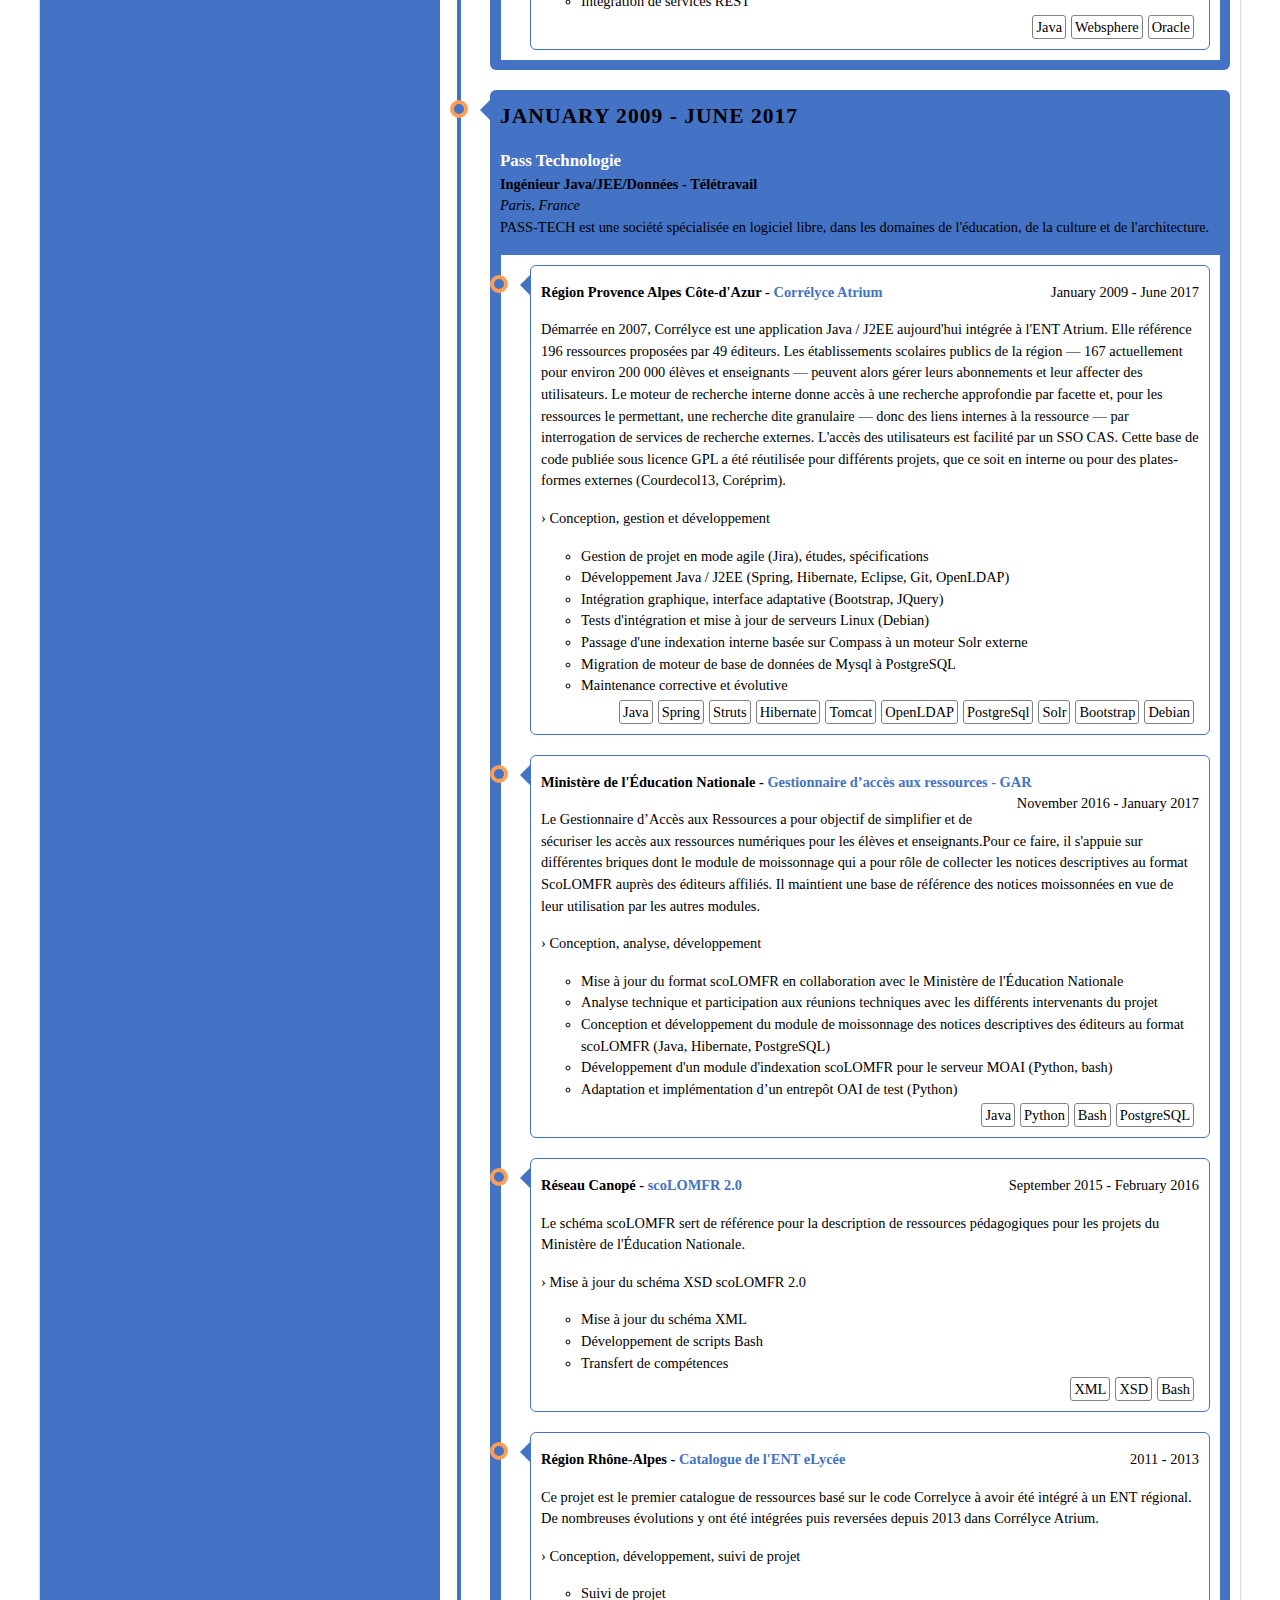
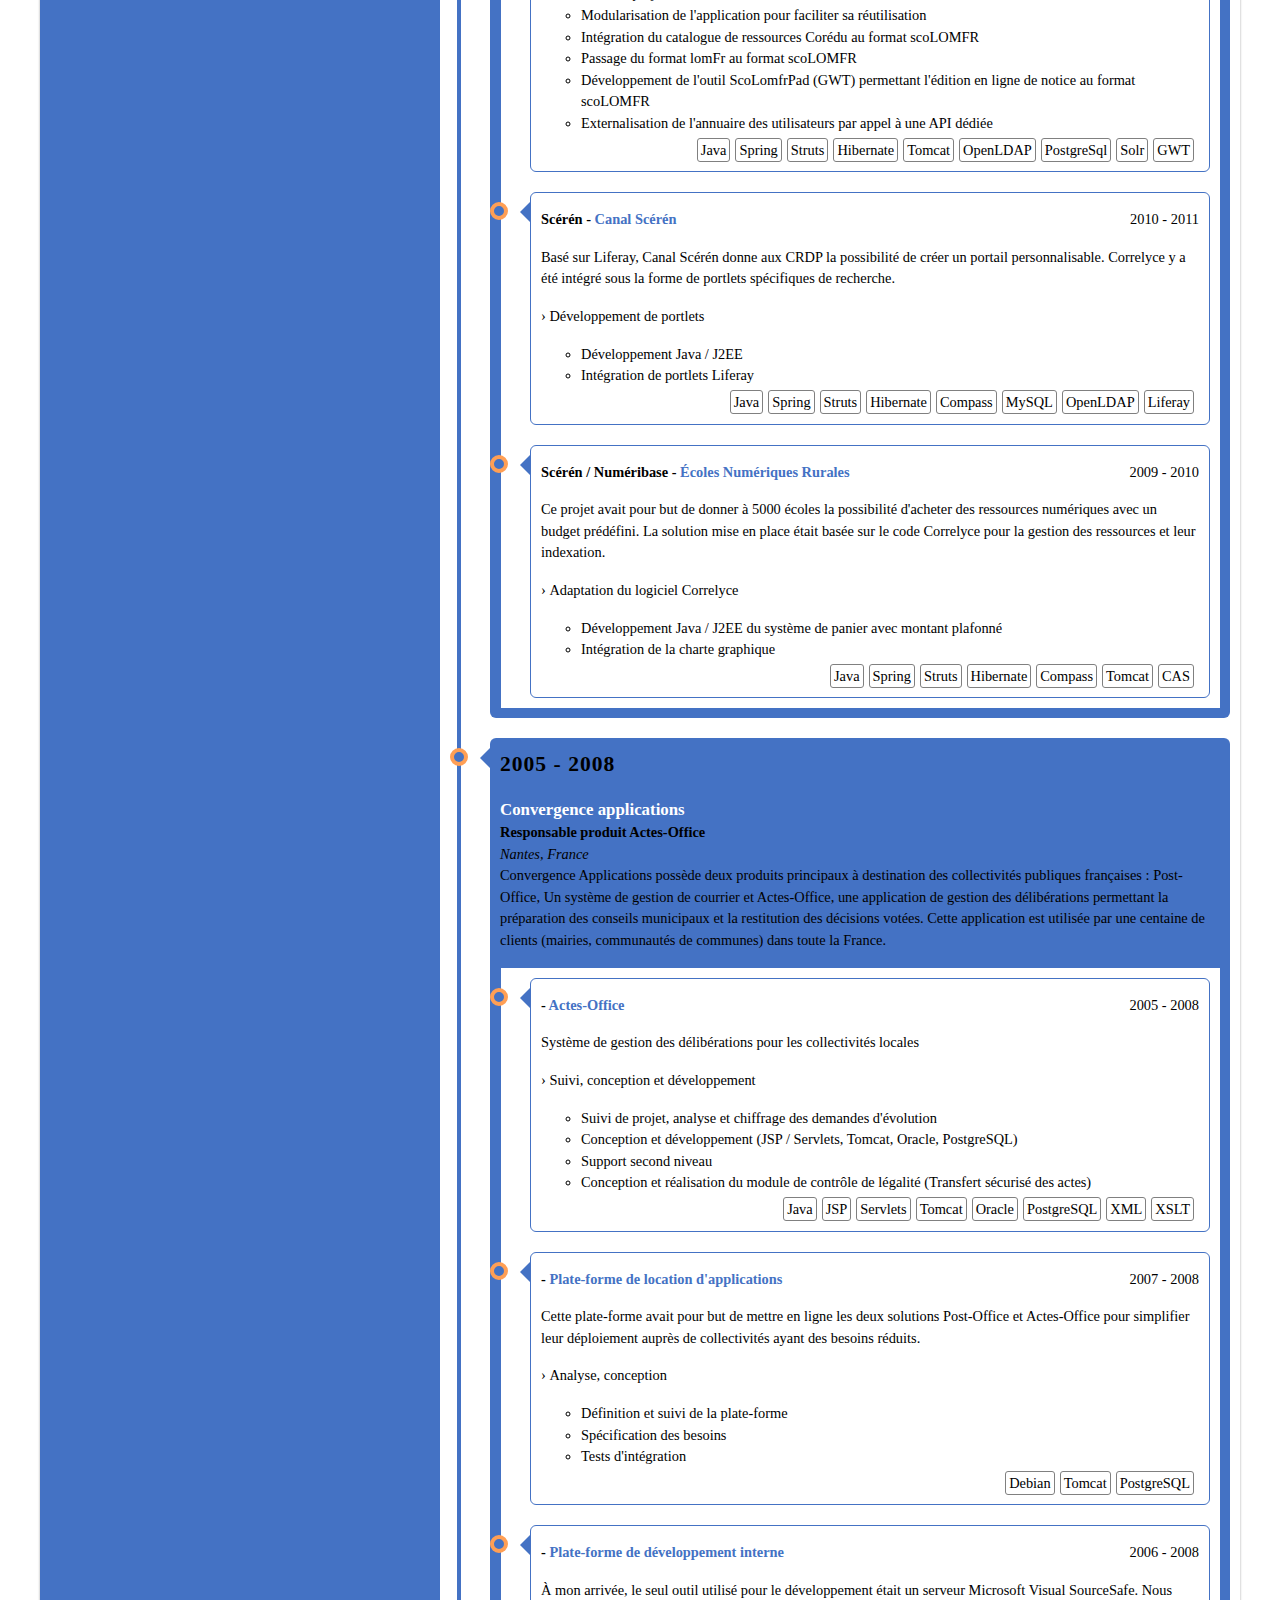
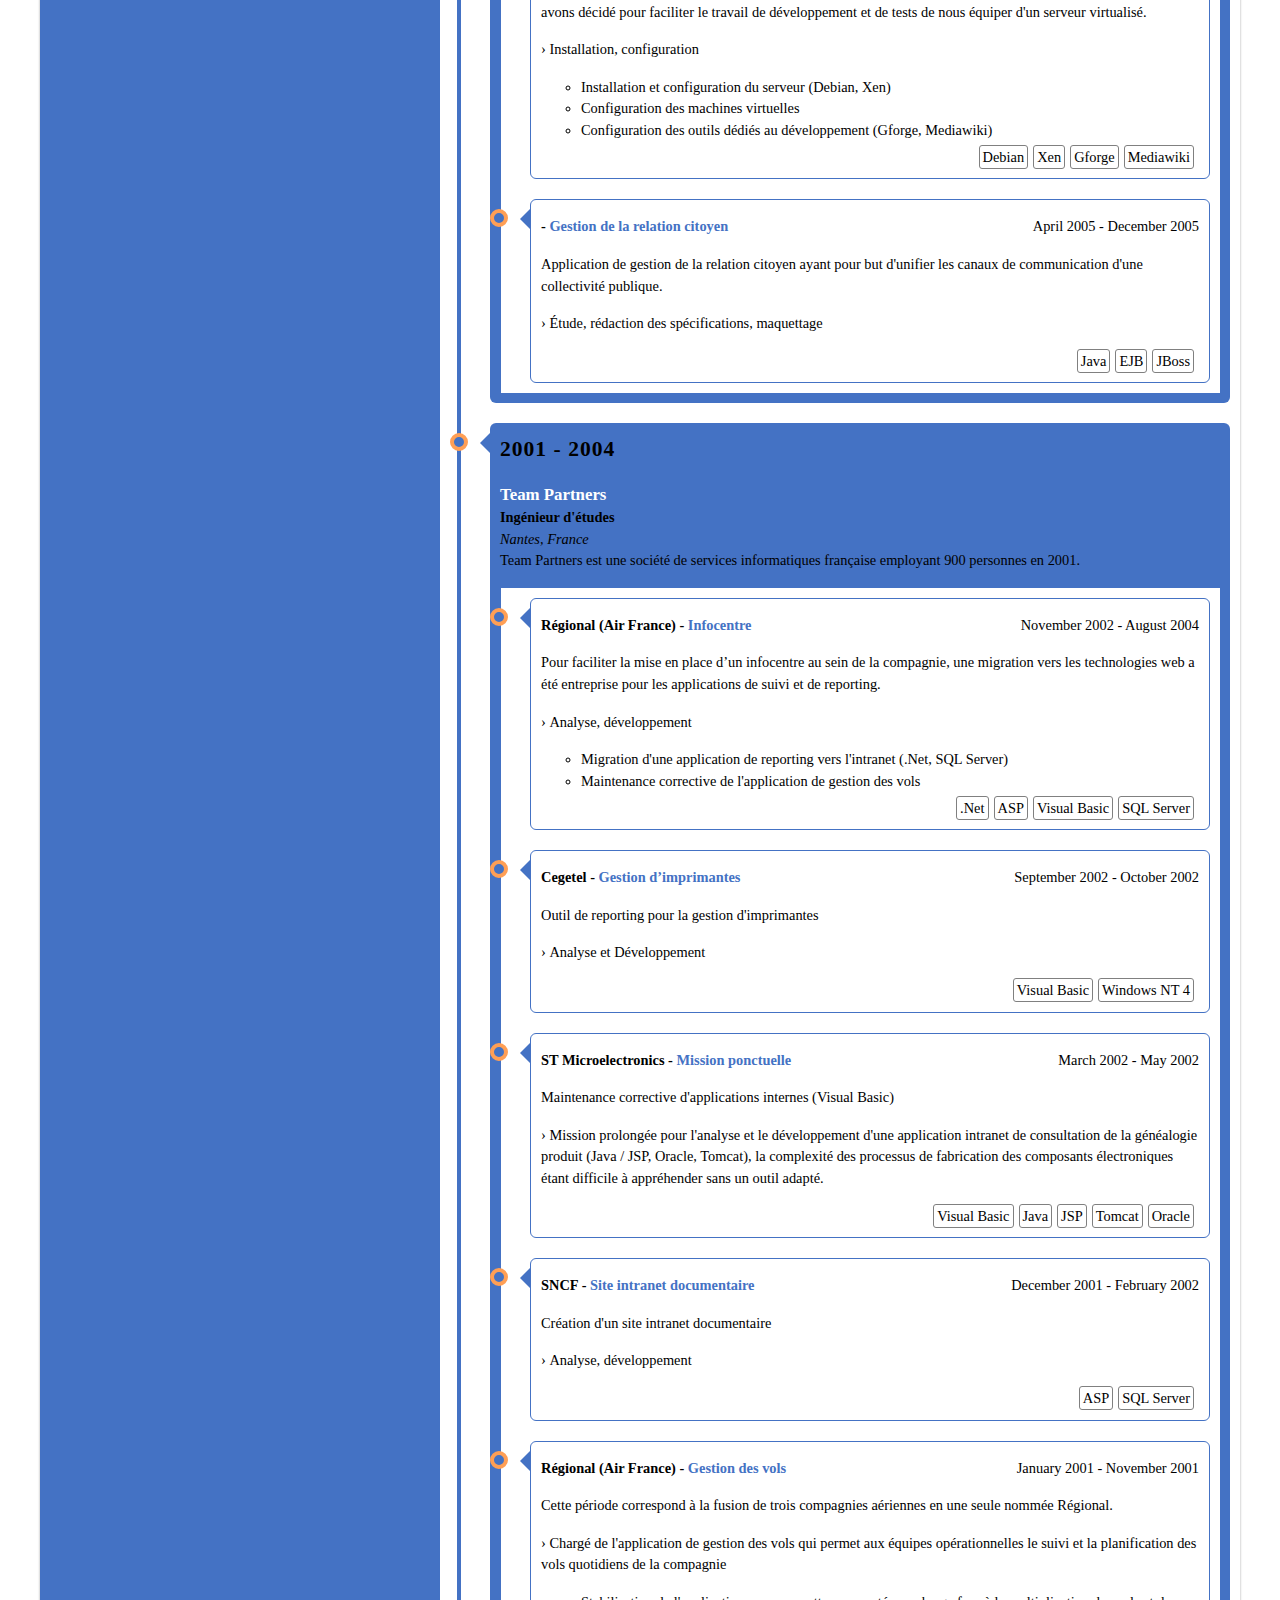
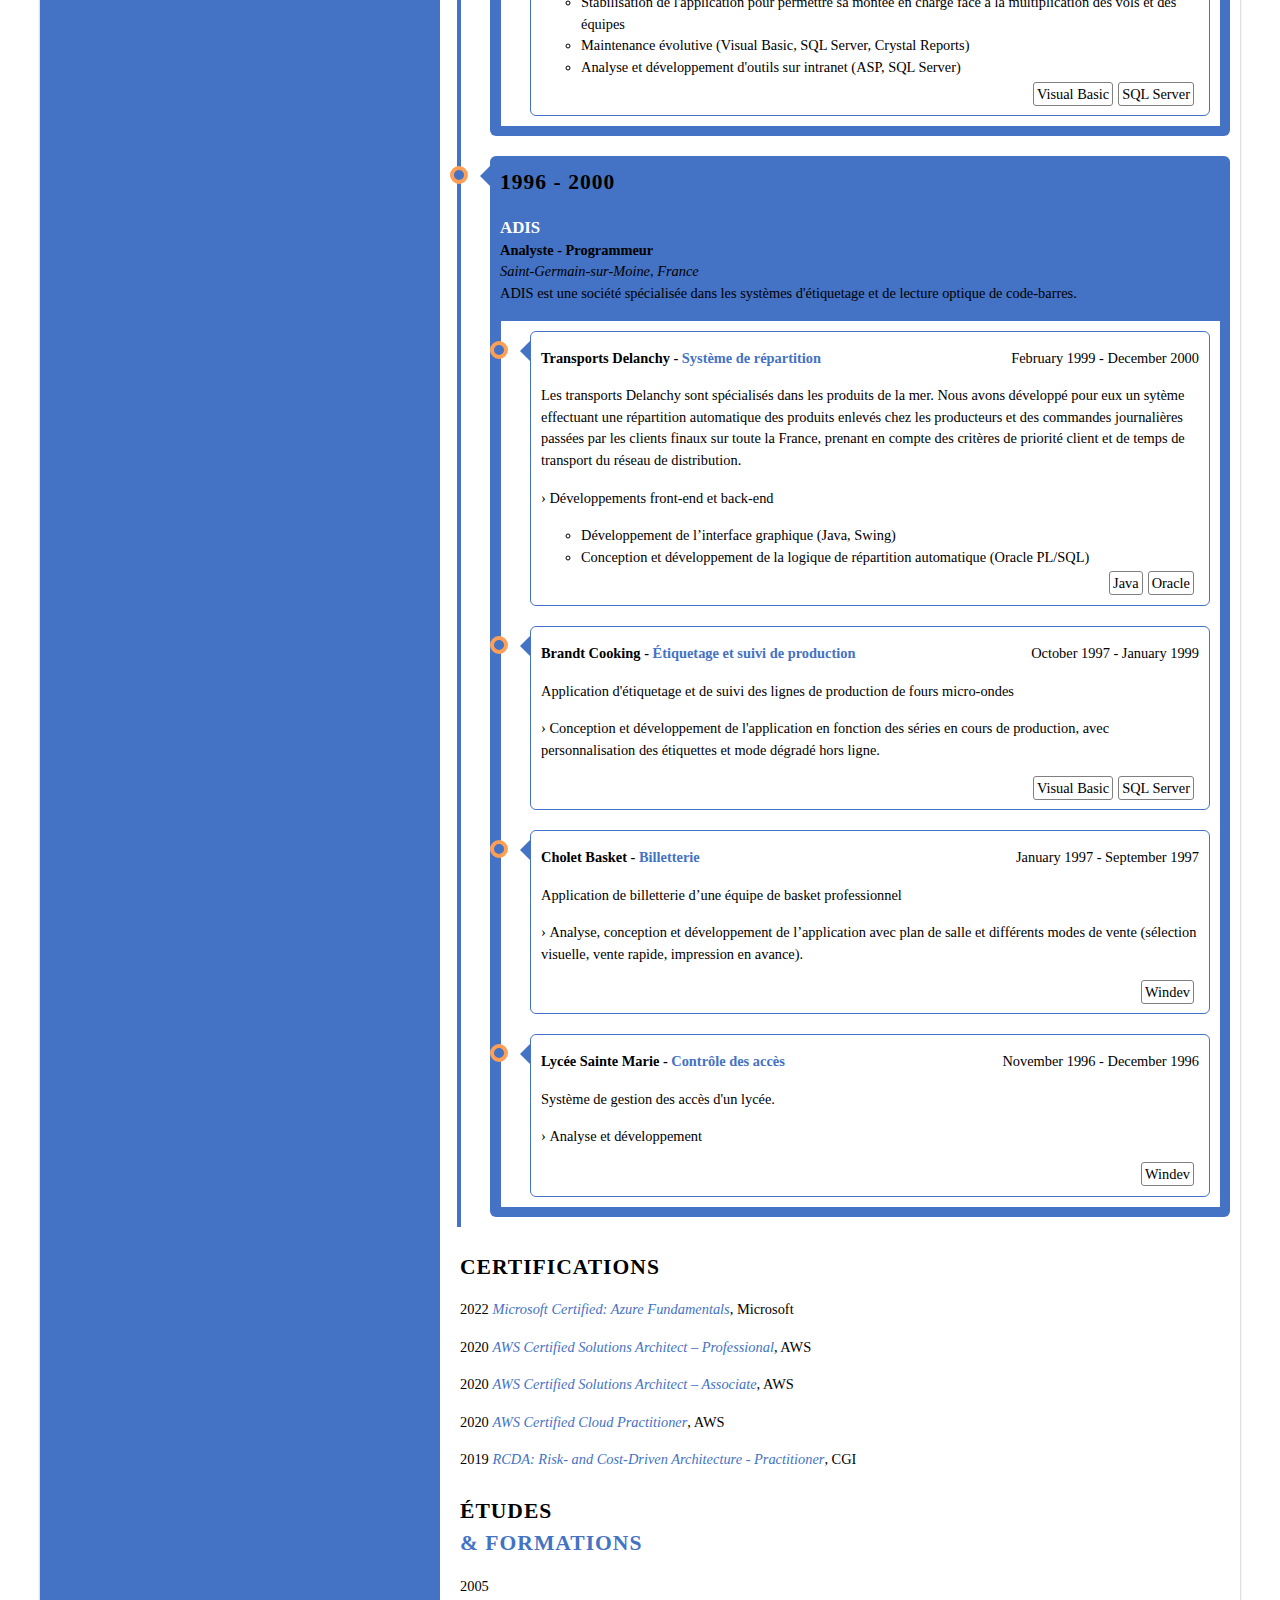
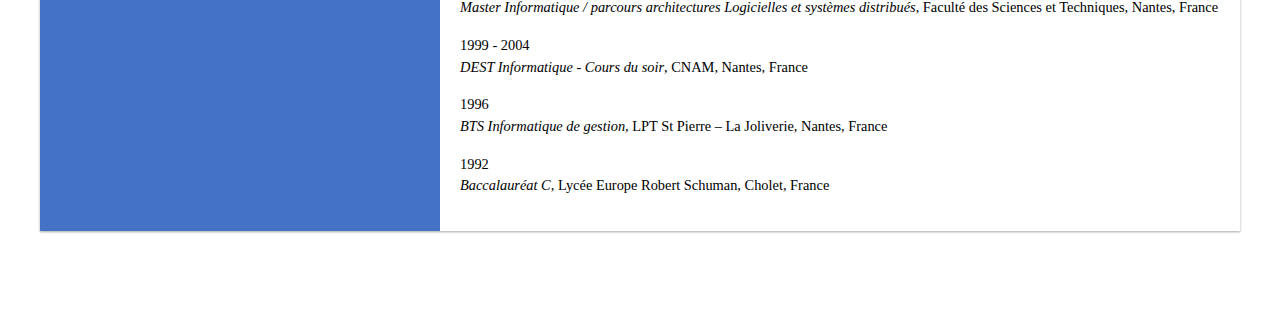
<file: cv-fr.html>
<!DOCTYPE html>
<head>
  <title>Julien Bellion - Curriculum vitae</title>
  <meta charset="utf-8">
  <meta name="viewport" content="width=device-width, initial-scale=1.0">
  <link href="cv.css" rel="stylesheet">
  <script src="cv.js"></script>
</head>
<body>
    <div class="cv-container">
      <div class="left-column screen">
        <div class="section">
          <h2>À propos</h2>
          <p>Architectures cloud (AWS, Azure)</p><p>Architecture applicative (Micro-services / Java / Spring / Données)</p><p>Python pour le plaisir</p>
        </div>
        <div class="section">
          <h2>Compétences</h2>
          <ul class="skills">
			  <li class="filter" data-filter="sk-ARC"><i class="icon fas fa-check-circle text-darkblue"></i> <strong>Architecture</strong></li><li class="filter" data-filter="sk-CON"><i class="icon fas fa-check-circle text-darkblue"></i> <strong>Conception</strong></li><li class="filter" data-filter="sk-DEV"><i class="icon fas fa-check-circle text-darkblue"></i> <strong>Développement</strong></li><li class="filter" data-filter="sk-ANA"><i class="icon fas fa-check-circle text-darkblue"></i> <strong>Analyse</strong></li><li class="filter" data-filter="sk-AGI"><i class="icon fas fa-check-circle text-darkblue"></i> <strong>Agile</strong></li>
          </ul>
        </div>
        <div class="section">
          <h2>Technologies</h2>
          <ul class="skills">
			  <li class="filter" data-filter="te-CLO"><i class="icon fas fa-check-circle text-darkblue"></i> <strong>Cloud</strong></li><li class="filter" data-filter="te-JAV"><i class="icon fas fa-check-circle text-darkblue"></i> <strong>Java, Spring</strong></li><li class="filter" data-filter="te-PYT"><i class="icon fas fa-check-circle text-darkblue"></i> <strong>Python</strong></li><li class="filter" data-filter="te-SQL"><i class="icon fas fa-check-circle text-darkblue"></i> <strong>SQL</strong></li><li class="filter" data-filter="te-FRO"><i class="icon fas fa-check-circle text-darkblue"></i> <strong>HTML, JS, Front-end</strong></li>
          </ul>
        </div>
        <div class="section">
          <h2>Langues</h2>
          <p>Français : Langue maternelle<br>Anglais : Compétence professionnelle</p>
        </div>
      </div>
      <div class="right-column">
        <div class="header">
          <h1>Julien <span class="text-blue text-uppercase">Bellion</span></h1>
          <p>Architecte Logiciel Cloud</p>
          <ul class="infos">
            <li>Contact : <a href="www.linkedin.com/in/julien-bellion">LinkedIn</a></li>
          </ul>
        </div>
        <div class="content">
		  <div class="section print">
			<div class="section">
			  <h2>À propos</h2>
			  <p>Architectures cloud (AWS, Azure)</p><p>Architecture applicative (Micro-services / Java / Spring / Données)</p><p>Python pour le plaisir</p>
			</div>
			<div class="section">
				<div class="left">
				  <h2>Compétences</h2>
				  <ul class="skills">
					  <li class="filter" data-filter="sk-ARC"><i class="icon fas fa-check-circle text-darkblue"></i> <strong>Architecture</strong></li><li class="filter" data-filter="sk-CON"><i class="icon fas fa-check-circle text-darkblue"></i> <strong>Conception</strong></li><li class="filter" data-filter="sk-DEV"><i class="icon fas fa-check-circle text-darkblue"></i> <strong>Développement</strong></li><li class="filter" data-filter="sk-ANA"><i class="icon fas fa-check-circle text-darkblue"></i> <strong>Analyse</strong></li><li class="filter" data-filter="sk-AGI"><i class="icon fas fa-check-circle text-darkblue"></i> <strong>Agile</strong></li>
				  </ul>
				</div>
				<div class="right">
				  <h2>Technologies</h2>
				  <ul class="skills">
					  <li class="filter" data-filter="te-CLO"><i class="icon fas fa-check-circle text-darkblue"></i> <strong>Cloud</strong></li><li class="filter" data-filter="te-JAV"><i class="icon fas fa-check-circle text-darkblue"></i> <strong>Java, Spring</strong></li><li class="filter" data-filter="te-PYT"><i class="icon fas fa-check-circle text-darkblue"></i> <strong>Python</strong></li><li class="filter" data-filter="te-SQL"><i class="icon fas fa-check-circle text-darkblue"></i> <strong>SQL</strong></li><li class="filter" data-filter="te-FRO"><i class="icon fas fa-check-circle text-darkblue"></i> <strong>HTML, JS, Front-end</strong></li>
				  </ul>
				</div>
			</div>
			<div class="section">
			  <h2>Langues</h2>
			  <p>
				Français : Langue maternelle
				<br>
				Anglais : Compétence professionnelle
			  </p>
			</div>	  
		  </div>
          <div class="section">
            <h2 class="pbb">Expérience<br><span class="text-blue">professionnelle</span></h2>
            <div class="timeline">
				<div class="container right">
	<div class="time-content">
		<h2>March 2021 - Aujourd'hui</h2>
		<p>
			<h3><a href="https://www.alithya.com">Alithya (CSNA)</a></h3>
			<h4>Architecte applicatif - Télétravail</h4>
			<em>Montréal, Québec, Canada</em><br/>
			Le Centre de solutions numériques est un centre spécialisé dans la transformation et la modernisation de systèmes, qui s’appuie sur les nouvelles technologies et sur les pratiques exemplaires du marché dans le secteur des technologies numériques.
		</p>
		
		<div class="timeline">
			<div class="container right xp filtered sk-ARC sk-DEV sk-AGI te-CLO te-JAV te-PYT">
	<div class="time-content project">
		<p>
			<h4>Alithya - <span class="text-blue">Bullhubs</span></h4>
			<strong class="date">August 2021 - Aujourd'hui</strong>
		</p>
		<p>Système d’interconnexion Bullhorn - Site institutionnel : Publication des offres d’emploi et traitement des candidatures</p>
		<p>&rsaquo;&nbsp;L’application, déployée sur AWS, nécessite une refonte afin d’améliorer son fonctionnement et limiter les coûts associés.</p>
		<ul class="experience-list">
			<li>Remise en état des environnements de développement afin de permettre la reprise des développements</li><li>Réalisation d’un état des lieux de l’application</li><li>Établissement d’une feuille de route pour les améliorations : Bonnes pratiques AWS, baisse des coûts, capacités de surveillance, gouvernance</li><li>Création d’une stack Python serverless avec déploiement CDK</li>
		</ul>
		<div class="technologies"><span>AWS</span><span>CDK</span><span>S3</span><span>SQS</span><span>EC2</span><span>Lambda</span><span>Java</span><span>Python</span><span>Spring boot</span></div>
	</div>
</div>
<div class="container right xp filtered sk-ARC">
	<div class="time-content project">
		<p>
			<h4>AGA - <span class="text-blue">SARAGA</span></h4>
			<strong class="date">December 2021 - April 2022</strong>
		</p>
		<p>Refonte du système de gestion des assurances</p>
		<p>&rsaquo;&nbsp;Accompagnement ponctuel sur les sujets d’architecture</p>
		<ul class="experience-list">
			<li>Études et chiffrage d’options de développement</li><li>Analyse de pertinence</li>
		</ul>
		<div class="technologies"></div>
	</div>
</div>
<div class="container right xp filtered sk-ARC sk-CON sk-AGI te-CLO te-SQL">
	<div class="time-content project">
		<p>
			<h4>Croesus - <span class="text-blue">UMA</span></h4>
			<strong class="date">December 2021 - April 2022</strong>
		</p>
		<p>Transition d’un système monolithique vers des micro-services hébergés</p>
		<p>&rsaquo;&nbsp;Accompagnement et conseil AWS</p>
		<ul class="experience-list">
			<li>Respect des bonnes pratiques concernant les micro-services</li><li>Aide et conseil sur les choix de services AWS à utiliser</li><li>Déploiement automatisé de la pile technique (CDK / C#)</li><li>Spécification d’interfaces d’échanges (API, formats de fichiers)</li>
		</ul>
		<div class="technologies"><span>S3</span><span>SNS</span><span>EKS</span><span>DocumentDB</span><span>CDK</span><span>.Net</span></div>
	</div>
</div>
<div class="container right xp filtered sk-CON sk-DEV sk-AGI te-JAV te-FRO">
	<div class="time-content project">
		<p>
			<h4>Desjardins - <span class="text-blue">EMS - ORM</span></h4>
			<strong class="date">March 2021 - November 2021</strong>
		</p>
		<p>Évolution des mesures de sécurité (EMS) / ORM</p>
		<p>&rsaquo;&nbsp;EMS : Sécurisation des données personnelles des membres Desjardins par masquage des données ou limitation des accès. ORM : Soutien des efforts de développement Camunda / Spring Boot</p>
		<ul class="experience-list">
			<li>Conception technique des solutions de sécurisation</li><li>Mise en place du projet</li><li>Revue de code et déploiements</li><li>Soutien technique au développeurs</li>
		</ul>
		<div class="technologies"><span>Java</span><span>Spring</span><span>Spring boot</span><span>Weblogic</span><span>Camunda</span></div>
	</div>
</div>

		</div>		
	</div>
</div>
<div class="container right">
	<div class="time-content">
		<h2>August 2017 - February 2021</h2>
		<p>
			<h3><a href="https://www.cgi.com">CGI</a></h3>
			<h4>Architecte applicatif / Consultant Senior Java</h4>
			<em>Shawinigan, Québec, Canada</em><br/>
			Le centre d’excellence CGI de Shawinigan fournit des services de transformation numérique et d’innovation à l'échelle mondiale.
		</p>
		
		<div class="timeline">
			<div class="container right xp filtered sk-ARC te-CLO te-JAV">
	<div class="time-content project">
		<p>
			<h4>Total - <span class="text-blue">Track & Trace</span></h4>
			<strong class="date">November 2020 - March 2021</strong>
		</p>
		<p>L'application Track & Trace a pour but de permettre le suivi des livraisons de carburant dans les pays déployés par affichage en temps réel sur une carte.</p>
		<p>&rsaquo;&nbsp;Passage en production de l'application développée initialement comme prototype</p>
		<ul class="experience-list">
			<li>Audit global de l'architecture applicative</li><li>Soutien technique au développeurs</li>
		</ul>
		<div class="technologies"><span>Microservices</span><span>Java/Quarkus</span><span>Azure DevOps</span><span>Kubernetes</span><span>PostgreSQL</span><span>Azure DataFactory</span><span>React</span></div>
	</div>
</div>
<div class="container right xp filtered sk-ARC sk-CON sk-DEV sk-AGI te-CLO te-JAV te-SQL te-PYT">
	<div class="time-content project">
		<p>
			<h4>Total - <span class="text-blue">MSA</span></h4>
			<strong class="date">April 2019 - March 2021</strong>
		</p>
		<p>L'application MSA sert de lien entre différents applicatifs critiques de l'entreprise. Sa mise en œuvre via des micro services facilite la montée en charge en permettant le lancement à la demande de domaines spécifiques. Elle s'inscrit dans une migration générale du CRM de Siebel vers SalesForce.</p>
		<p>&rsaquo;&nbsp;Ressource clé sur les sujets d’architecture</p>
		<ul class="experience-list">
			<li>Conception de l'architecture applicative</li><li>Définition des contrats d'interface</li><li>Gestion des relations entre les partenaires techniques</li><li>Soutien technique aux développeurs</li><li>Mise en place des règles de déploiement, des builds et des tests Sonar</li><li>Revues de code</li><li>Gestion des migrations des filiales - Planification, Suivi des Tests et correctifs, Écriture et lancement de scripts d'automatisation</li>
		</ul>
		<div class="technologies"><span>Java</span><span>Spring boot</span><span>Azure DevOps</span><span>Azure ServiceBus</span><span>Kubernetes</span><span>Azure SQL</span><span>Python</span></div>
	</div>
</div>
<div class="container right xp filtered sk-ARC sk-CON sk-DEV te-JAV te-PYT">
	<div class="time-content project">
		<p>
			<h4>CGI - <span class="text-blue">RXP360</span></h4>
			<strong class="date">August 2018 - June 2019</strong>
		</p>
		<p>L'application RXP 360 est une solution de gestion complète pour le commerce de détail. Le module POS concerne la gestion des terminaux de paiement avec un modèle de données paramétrable.</p>
		<p>&rsaquo;&nbsp;Soutien architectural et technique</p>
		<ul class="experience-list">
			<li>Conception de l'architecture applicative du module : Système de découplage basé sur des queues Kafka, Module de gestion dynamique du modèle / méta-modèle</li><li>Implémentation de solutions pour les tests unitaires et l’assurance qualité : conteneurs Docker volatiles, serveur fictif pour appels distribués</li><li>Écriture de spécifications techniques</li><li>Développement de preuves de concept</li><li>Soutien technique aux développeurs</li><li>Développement d'un générateur de configuration (Python)</li>
		</ul>
		<div class="technologies"><span>Java</span><span>Spring boot</span><span>CouchBase</span><span>Kafka</span><span>Python</span></div>
	</div>
</div>
<div class="container right xp filtered sk-DEV te-JAV">
	<div class="time-content project">
		<p>
			<h4>BNC - <span class="text-blue">TPVI</span></h4>
			<strong class="date">September 2017 - August 2018</strong>
		</p>
		<p>L'application TPVI permet aux partenaires de la banque nationale l'ouverture de produits bancaires.</p>
		<p>&rsaquo;&nbsp;Cette application créée en 2003 nécessite une mise à niveau technique pour moderniser son architecture.</p>
		<ul class="experience-list">
			<li>Migration de services asynchrones EAI vers des appels SOA synchrones</li><li>Intégration de services REST</li>
		</ul>
		<div class="technologies"><span>Java</span><span>Websphere</span><span>Oracle</span></div>
	</div>
</div>

		</div>		
	</div>
</div>
<div class="container right">
	<div class="time-content">
		<h2>January 2009 - June 2017</h2>
		<p>
			<h3><a href="https://www.pass-tech.fr">Pass Technologie</a></h3>
			<h4>Ingénieur Java/JEE/Données - Télétravail</h4>
			<em>Paris, France</em><br/>
			PASS-TECH est une société spécialisée en logiciel libre, dans les domaines de l'éducation, de la culture et de l'architecture.
		</p>
		
		<div class="timeline">
			<div class="container right xp filtered sk-ARC sk-CON sk-DEV sk-ANA sk-AGI te-JAV te-SQL te-FRO">
	<div class="time-content project">
		<p>
			<h4>Région Provence Alpes Côte-d'Azur - <span class="text-blue">Corrélyce Atrium</span></h4>
			<strong class="date">January 2009 - June 2017</strong>
		</p>
		<p>Démarrée en 2007, Corrélyce est une application Java / J2EE aujourd'hui intégrée à l'ENT Atrium. Elle référence 196 ressources proposées par 49 éditeurs. Les établissements scolaires publics de la région — 167 actuellement pour environ 200 000 élèves et enseignants — peuvent alors gérer leurs abonnements et leur affecter des utilisateurs. Le moteur de recherche interne donne accès à une recherche approfondie par facette et, pour les ressources le permettant, une recherche dite granulaire — donc des liens internes à la ressource — par interrogation de services de recherche externes. L'accès des utilisateurs est facilité par un SSO CAS. Cette base de code publiée sous licence GPL a été réutilisée pour différents projets, que ce soit en interne ou pour des plates-formes externes (Courdecol13, Coréprim).</p>
		<p>&rsaquo;&nbsp;Conception, gestion et développement</p>
		<ul class="experience-list">
			<li>Gestion de projet en mode agile (Jira), études, spécifications</li><li>Développement Java / J2EE (Spring, Hibernate, Eclipse, Git, OpenLDAP)</li><li>Intégration graphique, interface adaptative (Bootstrap, JQuery)</li><li>Tests d'intégration et mise à jour de serveurs Linux (Debian)</li><li>Passage d'une indexation interne basée sur Compass à un moteur Solr externe</li><li>Migration de moteur de base de données de Mysql à PostgreSQL</li><li>Maintenance corrective et évolutive</li>
		</ul>
		<div class="technologies"><span>Java</span><span>Spring</span><span>Struts</span><span>Hibernate</span><span>Tomcat</span><span>OpenLDAP</span><span>PostgreSql</span><span>Solr</span><span>Bootstrap</span><span>Debian</span></div>
	</div>
</div>
<div class="container right xp filtered sk-CON sk-DEV sk-ANA te-JAV te-PYT">
	<div class="time-content project">
		<p>
			<h4>Ministère de l'Éducation Nationale - <span class="text-blue">Gestionnaire d’accès aux ressources - GAR</span></h4>
			<strong class="date">November 2016 - January 2017</strong>
		</p>
		<p>Le Gestionnaire d’Accès aux Ressources a pour objectif de simplifier et de sécuriser les accès aux ressources numériques pour les élèves et enseignants.Pour ce faire, il s'appuie sur différentes briques dont le module de moissonnage qui a pour rôle de collecter les notices descriptives au format ScoLOMFR auprès des éditeurs affiliés. Il maintient une base de référence des notices moissonnées en vue de leur utilisation par les autres modules.</p>
		<p>&rsaquo;&nbsp;Conception, analyse, développement</p>
		<ul class="experience-list">
			<li>Mise à jour du format scoLOMFR en collaboration avec le Ministère de l'Éducation Nationale</li><li>Analyse technique et participation aux réunions techniques avec les différents intervenants du projet</li><li>Conception et développement du module de moissonnage des notices descriptives des éditeurs au format scoLOMFR (Java, Hibernate, PostgreSQL)</li><li>Développement d'un module d'indexation scoLOMFR pour le serveur MOAI (Python, bash)</li><li>Adaptation et implémentation d’un entrepôt OAI de test (Python)</li>
		</ul>
		<div class="technologies"><span>Java</span><span>Python</span><span>Bash</span><span>PostgreSQL</span></div>
	</div>
</div>
<div class="container right xp filtered sk-CON sk-ANA">
	<div class="time-content project">
		<p>
			<h4>Réseau Canopé - <span class="text-blue">scoLOMFR 2.0</span></h4>
			<strong class="date">September 2015 - February 2016</strong>
		</p>
		<p>Le schéma scoLOMFR sert de référence pour la description de ressources pédagogiques pour les projets du Ministère de l'Éducation Nationale.</p>
		<p>&rsaquo;&nbsp;Mise à jour du schéma XSD scoLOMFR 2.0</p>
		<ul class="experience-list">
			<li>Mise à jour du schéma XML</li><li>Développement de scripts Bash</li><li>Transfert de compétences</li>
		</ul>
		<div class="technologies"><span>XML</span><span>XSD</span><span>Bash</span></div>
	</div>
</div>
<div class="container right xp filtered sk-ARC sk-CON sk-DEV te-JAV">
	<div class="time-content project">
		<p>
			<h4>Région Rhône-Alpes - <span class="text-blue">Catalogue de l'ENT eLycée</span></h4>
			<strong class="date">2011 - 2013</strong>
		</p>
		<p>Ce projet est le premier catalogue de ressources basé sur le code Correlyce à avoir été intégré à un ENT régional. De nombreuses évolutions y ont été intégrées puis reversées depuis 2013 dans Corrélyce Atrium.</p>
		<p>&rsaquo;&nbsp;Conception, développement, suivi de projet</p>
		<ul class="experience-list">
			<li>Suivi de projet</li><li>Modularisation de l'application pour faciliter sa réutilisation</li><li>Intégration du catalogue de ressources Corédu au format scoLOMFR</li><li>Passage du format lomFr au format scoLOMFR</li><li>Développement de l'outil ScoLomfrPad (GWT) permettant l'édition en ligne de notice au format scoLOMFR</li><li>Externalisation de l'annuaire des utilisateurs par appel à une API dédiée</li>
		</ul>
		<div class="technologies"><span>Java</span><span>Spring</span><span>Struts</span><span>Hibernate</span><span>Tomcat</span><span>OpenLDAP</span><span>PostgreSql</span><span>Solr</span><span>GWT</span></div>
	</div>
</div>
<div class="container right xp filtered sk-DEV te-JAV te-FRO">
	<div class="time-content project">
		<p>
			<h4>Scérén - <span class="text-blue">Canal Scérén</span></h4>
			<strong class="date">2010 - 2011</strong>
		</p>
		<p>Basé sur Liferay, Canal Scérén donne aux CRDP la possibilité de créer un portail personnalisable. Correlyce y a été intégré sous la forme de portlets spécifiques de recherche.</p>
		<p>&rsaquo;&nbsp;Développement de portlets</p>
		<ul class="experience-list">
			<li>Développement Java / J2EE</li><li>Intégration de portlets Liferay</li>
		</ul>
		<div class="technologies"><span>Java</span><span>Spring</span><span>Struts</span><span>Hibernate</span><span>Compass</span><span>MySQL</span><span>OpenLDAP</span><span>Liferay</span></div>
	</div>
</div>
<div class="container right xp filtered sk-DEV te-JAV te-FRO">
	<div class="time-content project">
		<p>
			<h4>Scérén / Numéribase - <span class="text-blue">Écoles Numériques Rurales</span></h4>
			<strong class="date">2009 - 2010</strong>
		</p>
		<p>Ce projet avait pour but de donner à 5000 écoles la possibilité d'acheter des ressources numériques avec un budget prédéfini. La solution mise en place était basée sur le code Correlyce pour la gestion des ressources et leur indexation.</p>
		<p>&rsaquo;&nbsp;Adaptation du logiciel Correlyce</p>
		<ul class="experience-list">
			<li>Développement Java / J2EE du système de panier avec montant plafonné</li><li>Intégration de la charte graphique</li>
		</ul>
		<div class="technologies"><span>Java</span><span>Spring</span><span>Struts</span><span>Hibernate</span><span>Compass</span><span>Tomcat</span><span>CAS</span></div>
	</div>
</div>

		</div>		
	</div>
</div>
<div class="container right">
	<div class="time-content">
		<h2>2005 - 2008</h2>
		<p>
			<h3>Convergence applications</h3>
			<h4>Responsable produit Actes-Office</h4>
			<em>Nantes, France</em><br/>
			Convergence Applications possède deux produits principaux à destination des collectivités publiques françaises : Post-Office, Un système de gestion de courrier et Actes-Office, une application de gestion des délibérations permettant la préparation des conseils municipaux et la restitution des décisions votées. Cette application est utilisée par une centaine de clients (mairies, communautés de communes) dans toute la France.
		</p>
		
		<div class="timeline">
			<div class="container right xp filtered sk-CON sk-DEV sk-ANA te-JAV te-SQL te-FRO">
	<div class="time-content project">
		<p>
			<h4> - <span class="text-blue">Actes-Office</span></h4>
			<strong class="date">2005 - 2008</strong>
		</p>
		<p>Système de gestion des délibérations pour les collectivités locales</p>
		<p>&rsaquo;&nbsp;Suivi, conception et développement</p>
		<ul class="experience-list">
			<li>Suivi de projet, analyse et chiffrage des demandes d'évolution</li><li>Conception et développement (JSP / Servlets, Tomcat, Oracle, PostgreSQL)</li><li>Support second niveau</li><li>Conception et réalisation du module de contrôle de légalité (Transfert sécurisé des actes)</li>
		</ul>
		<div class="technologies"><span>Java</span><span>JSP</span><span>Servlets</span><span>Tomcat</span><span>Oracle</span><span>PostgreSQL</span><span>XML</span><span>XSLT</span></div>
	</div>
</div>
<div class="container right xp filtered sk-CON sk-ANA">
	<div class="time-content project">
		<p>
			<h4> - <span class="text-blue">Plate-forme de location d'applications</span></h4>
			<strong class="date">2007 - 2008</strong>
		</p>
		<p>Cette plate-forme avait pour but de mettre en ligne les deux solutions Post-Office et Actes-Office pour simplifier leur déploiement auprès de collectivités ayant des besoins réduits.</p>
		<p>&rsaquo;&nbsp;Analyse, conception</p>
		<ul class="experience-list">
			<li>Définition et suivi de la plate-forme</li><li>Spécification des besoins</li><li>Tests d'intégration</li>
		</ul>
		<div class="technologies"><span>Debian</span><span>Tomcat</span><span>PostgreSQL</span></div>
	</div>
</div>
<div class="container right xp filtered ">
	<div class="time-content project">
		<p>
			<h4> - <span class="text-blue">Plate-forme de développement interne</span></h4>
			<strong class="date">2006 - 2008</strong>
		</p>
		<p>À mon arrivée, le seul outil utilisé pour le développement était un serveur Microsoft Visual SourceSafe. Nous avons décidé pour faciliter le travail de développement et de tests de nous équiper d'un serveur virtualisé.</p>
		<p>&rsaquo;&nbsp;Installation, configuration</p>
		<ul class="experience-list">
			<li>Installation et configuration du serveur (Debian, Xen)</li><li>Configuration des machines virtuelles</li><li>Configuration des outils dédiés au développement (Gforge, Mediawiki)</li>
		</ul>
		<div class="technologies"><span>Debian</span><span>Xen</span><span>Gforge</span><span>Mediawiki</span></div>
	</div>
</div>
<div class="container right xp filtered sk-CON sk-DEV sk-ANA te-JAV">
	<div class="time-content project">
		<p>
			<h4> - <span class="text-blue">Gestion de la relation citoyen</span></h4>
			<strong class="date">April 2005 - December 2005</strong>
		</p>
		<p>Application de gestion de la relation citoyen ayant pour but d'unifier les canaux de communication d'une collectivité publique.</p>
		<p>&rsaquo;&nbsp;Étude, rédaction des spécifications, maquettage</p>
		<ul class="experience-list">
			
		</ul>
		<div class="technologies"><span>Java</span><span>EJB</span><span>JBoss</span></div>
	</div>
</div>

		</div>		
	</div>
</div>
<div class="container right">
	<div class="time-content">
		<h2>2001 - 2004</h2>
		<p>
			<h3>Team Partners</h3>
			<h4>Ingénieur d'études</h4>
			<em>Nantes, France</em><br/>
			Team Partners est une société de services informatiques française employant 900 personnes en 2001.
		</p>
		
		<div class="timeline">
			<div class="container right xp filtered sk-DEV sk-ANA te-SQL te-FRO">
	<div class="time-content project">
		<p>
			<h4>Régional (Air France) - <span class="text-blue">Infocentre</span></h4>
			<strong class="date">November 2002 - August 2004</strong>
		</p>
		<p>Pour faciliter la mise en place d’un infocentre au sein de la compagnie, une migration vers les technologies web a été entreprise pour les applications de suivi et de reporting.</p>
		<p>&rsaquo;&nbsp;Analyse, développement</p>
		<ul class="experience-list">
			<li>Migration d'une application de reporting vers l'intranet (.Net, SQL Server)</li><li>Maintenance corrective de l'application de gestion des vols</li>
		</ul>
		<div class="technologies"><span>.Net</span><span>ASP</span><span>Visual Basic</span><span>SQL Server</span></div>
	</div>
</div>
<div class="container right xp filtered sk-DEV sk-ANA">
	<div class="time-content project">
		<p>
			<h4>Cegetel - <span class="text-blue">Gestion d’imprimantes</span></h4>
			<strong class="date">September 2002 - October 2002</strong>
		</p>
		<p>Outil de reporting pour la gestion d'imprimantes</p>
		<p>&rsaquo;&nbsp;Analyse et Développement</p>
		<ul class="experience-list">
			
		</ul>
		<div class="technologies"><span>Visual Basic</span><span>Windows NT 4</span></div>
	</div>
</div>
<div class="container right xp filtered sk-DEV sk-ANA te-JAV te-SQL te-FRO">
	<div class="time-content project">
		<p>
			<h4>ST Microelectronics - <span class="text-blue">Mission ponctuelle</span></h4>
			<strong class="date">March 2002 - May 2002</strong>
		</p>
		<p>Maintenance corrective d'applications internes (Visual Basic)</p>
		<p>&rsaquo;&nbsp;Mission prolongée pour l'analyse et le développement d'une application intranet de consultation de la généalogie produit (Java / JSP, Oracle, Tomcat), la complexité des processus de fabrication des composants électroniques étant difficile à appréhender sans un outil adapté.</p>
		<ul class="experience-list">
			
		</ul>
		<div class="technologies"><span>Visual Basic</span><span>Java</span><span>JSP</span><span>Tomcat</span><span>Oracle</span></div>
	</div>
</div>
<div class="container right xp filtered sk-DEV sk-ANA">
	<div class="time-content project">
		<p>
			<h4>SNCF - <span class="text-blue">Site intranet documentaire</span></h4>
			<strong class="date">December 2001 - February 2002</strong>
		</p>
		<p>Création d'un site intranet documentaire</p>
		<p>&rsaquo;&nbsp;Analyse, développement</p>
		<ul class="experience-list">
			
		</ul>
		<div class="technologies"><span>ASP</span><span>SQL Server</span></div>
	</div>
</div>
<div class="container right xp filtered sk-DEV te-SQL te-FRO">
	<div class="time-content project">
		<p>
			<h4>Régional (Air France) - <span class="text-blue">Gestion des vols</span></h4>
			<strong class="date">January 2001 - November 2001</strong>
		</p>
		<p>Cette période correspond à la fusion de trois compagnies aériennes en une seule nommée Régional.</p>
		<p>&rsaquo;&nbsp;Chargé de l'application de gestion des vols qui permet aux équipes opérationnelles le suivi et la planification des vols quotidiens de la compagnie</p>
		<ul class="experience-list">
			<li>Stabilisation de l'application pour permettre sa montée en charge face à la multiplication des vols et des équipes</li><li>Maintenance évolutive (Visual Basic, SQL Server, Crystal Reports)</li><li>Analyse et développement d'outils sur intranet (ASP, SQL Server)</li>
		</ul>
		<div class="technologies"><span>Visual Basic</span><span>SQL Server</span></div>
	</div>
</div>

		</div>		
	</div>
</div>
<div class="container right">
	<div class="time-content">
		<h2>1996 - 2000</h2>
		<p>
			<h3>ADIS</h3>
			<h4>Analyste - Programmeur</h4>
			<em>Saint-Germain-sur-Moine, France</em><br/>
			ADIS est une société spécialisée dans les systèmes d'étiquetage et de lecture optique de code-barres.
		</p>
		
		<div class="timeline">
			<div class="container right xp filtered sk-CON sk-DEV te-JAV te-SQL te-FRO">
	<div class="time-content project">
		<p>
			<h4>Transports Delanchy - <span class="text-blue">Système de répartition</span></h4>
			<strong class="date">February 1999 - December 2000</strong>
		</p>
		<p>Les transports Delanchy sont spécialisés dans les produits de la mer. Nous avons développé pour eux un sytème effectuant une répartition automatique des produits enlevés chez les producteurs et des commandes journalières passées par les clients finaux sur toute la France, prenant en compte des critères de priorité client et de temps de transport du réseau de distribution.</p>
		<p>&rsaquo;&nbsp;Développements front-end et back-end</p>
		<ul class="experience-list">
			<li>Développement de l’interface graphique (Java, Swing)</li><li>Conception et développement de la logique de répartition automatique (Oracle PL/SQL)</li>
		</ul>
		<div class="technologies"><span>Java</span><span>Oracle</span></div>
	</div>
</div>
<div class="container right xp filtered sk-CON sk-DEV sk-ANA te-SQL te-FRO">
	<div class="time-content project">
		<p>
			<h4>Brandt Cooking - <span class="text-blue">Étiquetage et suivi de production</span></h4>
			<strong class="date">October 1997 - January 1999</strong>
		</p>
		<p>Application d'étiquetage et de suivi des lignes de production de fours micro-ondes</p>
		<p>&rsaquo;&nbsp;Conception et développement de l'application en fonction des séries en cours de production, avec personnalisation des étiquettes et mode dégradé hors ligne.</p>
		<ul class="experience-list">
			
		</ul>
		<div class="technologies"><span>Visual Basic</span><span>SQL Server</span></div>
	</div>
</div>
<div class="container right xp filtered sk-CON sk-DEV sk-ANA te-FRO">
	<div class="time-content project">
		<p>
			<h4>Cholet Basket - <span class="text-blue">Billetterie</span></h4>
			<strong class="date">January 1997 - September 1997</strong>
		</p>
		<p>Application de billetterie d’une équipe de basket professionnel</p>
		<p>&rsaquo;&nbsp;Analyse, conception et développement de l’application avec plan de salle et différents modes de vente (sélection visuelle, vente rapide, impression en avance).</p>
		<ul class="experience-list">
			
		</ul>
		<div class="technologies"><span>Windev</span></div>
	</div>
</div>
<div class="container right xp filtered sk-DEV sk-ANA te-FRO">
	<div class="time-content project">
		<p>
			<h4>Lycée Sainte Marie - <span class="text-blue">Contrôle des accès</span></h4>
			<strong class="date">November 1996 - December 1996</strong>
		</p>
		<p>Système de gestion des accès d'un lycée.</p>
		<p>&rsaquo;&nbsp;Analyse et développement</p>
		<ul class="experience-list">
			
		</ul>
		<div class="technologies"><span>Windev</span></div>
	</div>
</div>

		</div>		
	</div>
</div>

			</div>
          </div>
          
          <div class="section">
            <h2>Certifications</span></h2>
            <p><strong>2022</strong>&nbsp;<a href="https://www.credly.com/badges/114bf7e2-774b-4880-ba44-fb3686e8e7ec/public_url"><em>Microsoft Certified: Azure Fundamentals</em></a>, Microsoft</p><p><strong>2020</strong>&nbsp;<a href="https://www.youracclaim.com/users/julien-bellion"><em>AWS Certified Solutions Architect – Professional</em></a>, AWS</p><p><strong>2020</strong>&nbsp;<a href="https://www.youracclaim.com/users/julien-bellion"><em>AWS Certified Solutions Architect – Associate</em></a>, AWS</p><p><strong>2020</strong>&nbsp;<a href="https://www.youracclaim.com/users/julien-bellion"><em>AWS Certified Cloud Practitioner</em></a>, AWS</p><p><strong>2019</strong>&nbsp;<a href="https://www.cgi.com/en/media/white-paper/rcda-risk-and-cost-driven-architecture"><em>RCDA: Risk- and Cost-Driven Architecture - Practitioner</em></a>, CGI</p>
          </div>
         <div class="section">
            <h2>Études<br><span class="text-blue">& formations</span></h2>
            <p><strong>2005</strong><br><em>Master Informatique / parcours architectures Logicielles et systèmes distribués</em>, Faculté des Sciences et Techniques, Nantes, France</p><p><strong>1999 - 2004</strong><br><em>DEST Informatique - Cours du soir</em>, CNAM, Nantes, France</p><p><strong>1996</strong><br><em>BTS Informatique de gestion</em>, LPT St Pierre – La Joliverie, Nantes, France</p><p><strong>1992</strong><br><em>Baccalauréat C</em>, Lycée Europe Robert Schuman, Cholet, France</p>
          </div>         
        </div>
      </div>
    </div>
</body>
</file>
<file: cv.css>
/* GENERAL */
*{
  margin: 0;
}

body{
  font-family: Roboto;
  font-weight: 300;
  font-size: .9rem;
  line-height: 1.5;
}

a{
  text-decoration: none;
  color: #4472C4;
}

a:hover{
  text-decoration: underline;
}

.left-column .section a{
	color: white;
	font-weight: bold;
}

p{
  margin: 0 0 1rem;
}

h1{
  margin: 0 0 1rem;
  font-size: 2.5rem;
  margin-bottom: .5rem;
}

h2{
  margin: 0 0 1rem;
  letter-spacing: 1px;
  text-transform: uppercase;
}

.section h5{
	font-weight: normal;
	position: relative;
	left: -2rem;
	top: -10em;
	writing-mode: vertical-lr;
	text-orientation: upright;
}

.text-blue{
  color: #4472C4;
}

.text-darkblue{
  color: #002060;
}

.text-uppercase{
  text-transform: uppercase; 
}

.icon{
  margin-right: .5rem;
}

.cv-container{
  display: grid;
  grid-template-columns: 1fr 1fr 1fr;
  grid-template-areas: "left-column right-column right-column";
  width: 1200px;
  margin: 100px auto;
  box-shadow: 0 1px 3px rgba(0,0,0,0.12), 0 1px 2px rgba(0,0,0,0.24);
}

.section{
  margin-bottom: 1.5rem;
}

/* LEFT COLUMN */
.left-column{
  grid-area: left-column;
  padding: 50px;
  background-color: #4472C4;
  color: white;
}

.portait{
  border-radius: 50%;
  max-width: 150px;
  margin: auto;
  display: block;
  margin-bottom: 50px;
}

.filter :hover{
	cursor: pointer;
}
.filter i.iremove {
	display: none;
}
.selectedFilter{
  margin-top: .5rem;
  margin-bottom: .5rem;
}
.selectedFilter i.iadd {
	display: none;
}
.selectedFilter i.iremove  {
	display: inline-block;
}

.skills{
  list-style-type: none;
  padding: 0;
  font-size: 1.1rem;
  letter-spacing: 1px;
  margin: 0 0 1rem;
}

/* RIGHT COLUMN */
.right-column{
  grid-area: right-column;
  grid-template-rows: 250px 1fr;
  grid-template-areas: 
    "header"
    "content";
}

/* HEADER */
.header{
  grid-area: header;
  padding: 50px;
  background-color: #F2F2F2;
  display: flex;
  flex-direction: column;
  justify-content: center;
}

.infos{
  columns: 2;
  list-style-type: none;
  padding: 0;
}

/* CONTENT */
.content{
  grid-area: content;
  padding: 10px 0px 10px 20px;
}

.experience-list{
  list-style-type: circle;
}

/* TIMELINE */
* {
  box-sizing: border-box;
}

/* The actual timeline (the vertical ruler) */
.timeline {
  position: relative;
  max-width: 1900px;
  margin: 0 auto;
}

/* Container around content */
.container {
  padding: 10px 10px 10px 30px;
  position: relative;
  background-color: white;
  width: 100%;
}

/* Place the container to the left */
.left {
  left: 0;
}

/* Place the container to the right */
.right {
	left: 0;
}

/* Fix the circle for containers on the right side */
.right::after {
  left: -10px;
}

/* The actual content */
.time-content {
  padding: 10px 10px;
  background-color: #4472C4;
  position: relative;
  border-radius: 6px;
}
.time-content a,h3 {
  color: white;
}
.project h4{
  /*color: white;*/
  display: inline;
}
.project .date{
  float: right;
}
.project {
  color: black;
  background-color: transparent;
  border: 1px solid #4472C4;
  padding: 0px 10px 10px 10px;
}
.time-content-section {
  padding: 10px 20px;
  background-color: white;
  position: relative;
  border-radius: 6px;
}
.technologies{
	break-inside: avoid;
	text-align: right;
	margin-top: 5px;
}
.technologies span{
    border: 1px solid grey;
    border-radius: 3px;
    margin-right: 5px;
    padding: 3px;
}

.print{
	display: none;
}
.print .left{
	width:50%;
	float:left;
}
.print .right{
	width:50%;
	float:right;
}
.print .section{
	display:block;
	width: 100%;
	clear: both;
}
  
@media screen {

	*{
	  box-sizing: border-box;
	}

	.right-column{
	  display: grid;
	}

	/* Add arrows to the right container (pointing left) */
	.right::before {
	  content: " ";
	  height: 0;
	  position: absolute;
	  top: 20px;
	  width: 0;
	  z-index: 1;
	  left: 20px;
	  border: medium solid #4472C4;
	  border-width: 10px 10px 10px 0;
	  border-color: transparent #4472C4 transparent transparent;
	}
	
	/* The actual timeline (the vertical ruler) */
	.timeline::after {
	  content: '';
	  position: absolute;
	  width: 4px;
	  background-color: #4472C4;
	  top: 0;
	  bottom: 0;
	  left: 0%;
	  margin-left: -3px;
	}

	/* The circles on the timeline */
	.container::after {
	  content: '';
	  position: absolute;
	  width: 10px;
	  height: 10px;
	  right: -5px;
	  background-color: #4472C4;
	  border: 4px solid #FF9F55;
	  top: 20px;
	  border-radius: 50%;
	  z-index: 1;
	}
	
} 
  
@media print {
	header, footer {
		display: none;
	}
	
	@page {
		margin-top: 2cm;
		margin-bottom: 2cm;
		margin-right: 1cm;
		margin-left: 1cm;
	}
	div{
		display: block;
	}
	a:after {
		content: " (" attr(href) ")";
		font-size: 80%;
	}
	.container{
		padding: 0;
	}
 .screen{
	display: none;
  }
  .print{
	display: block;
  }
  .cv-container{
	display: contents;
  }
}

  div.xp{
    break-inside: avoid;
  }
  .pba{page-break-after: always;}
  .pbb{page-break-before: always;}
</file>
